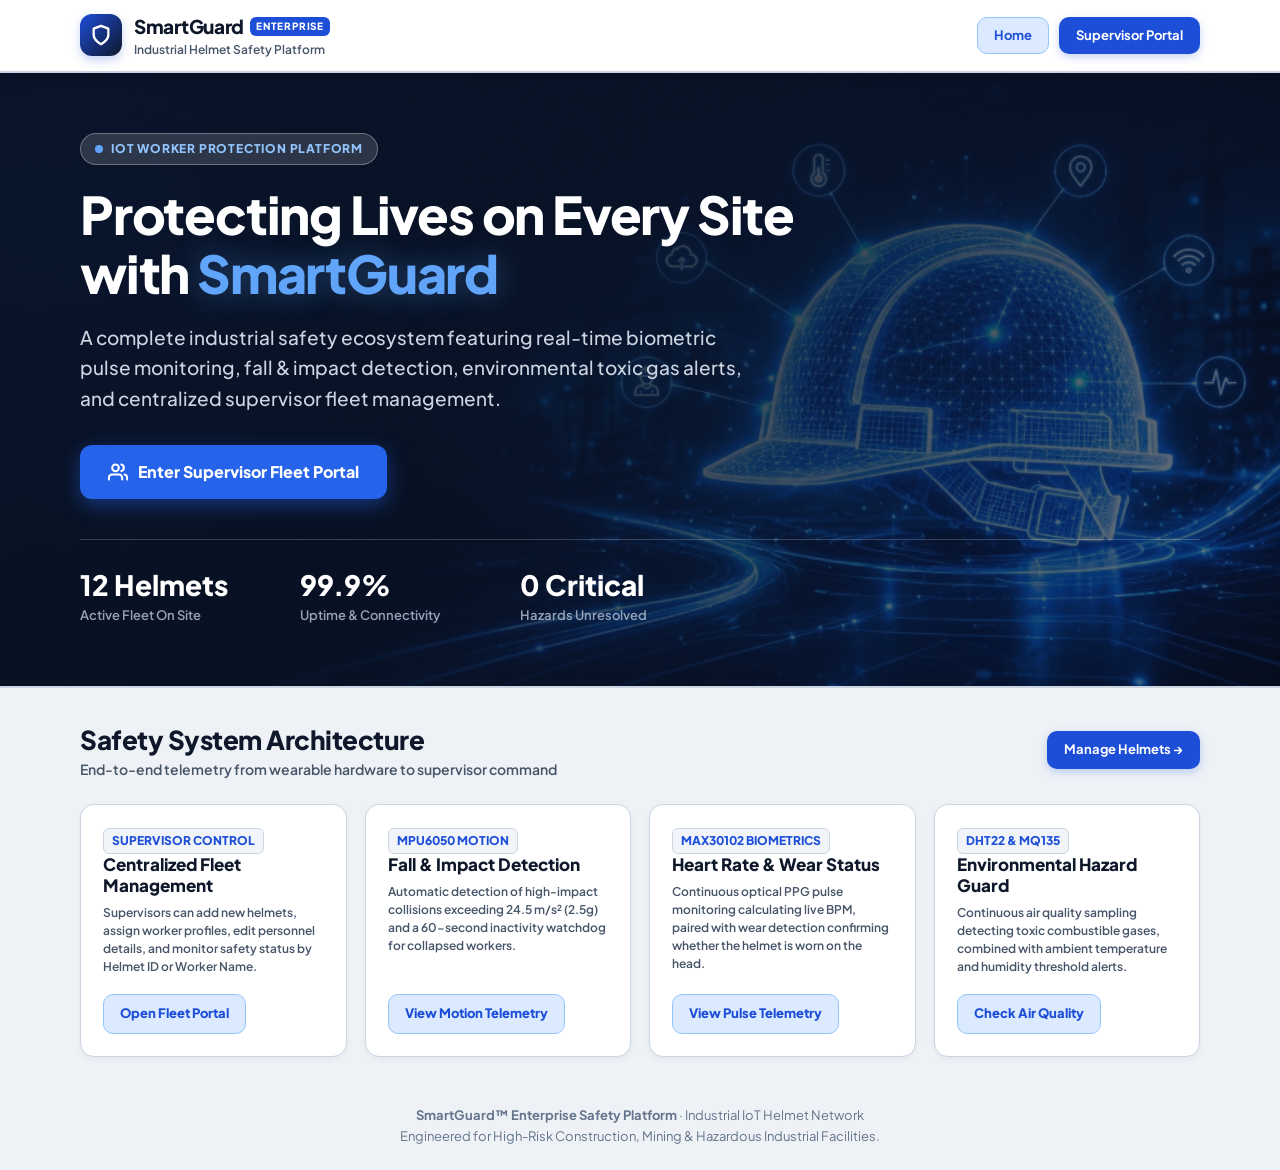
<file: dashboard/index.html>
<!DOCTYPE html>
<html lang="en">
<head>
  <meta charset="UTF-8">
  <meta name="viewport" content="width=device-width, initial-scale=1.0, maximum-scale=1.0, user-scalable=no">
  <title>SmartGuard | Industrial Worker Safety Platform</title>
  <link rel="preconnect" href="https://fonts.googleapis.com">
  <link rel="preconnect" href="https://fonts.gstatic.com" crossorigin>
  <link href="https://fonts.googleapis.com/css2?family=Plus+Jakarta+Sans:wght@400;500;600;700;800&display=swap" rel="stylesheet">
  <link rel="stylesheet" href="site-theme.css">
</head>
<body>

  <!-- Universal Top Navigation -->
  <header class="top-nav">
    <div class="nav-container">
      <a href="index.html" class="brand-link">
        <div class="brand-logo">
          <svg width="22" height="22" viewBox="0 0 24 24" fill="none" stroke="currentColor" stroke-width="2.5" stroke-linecap="round" stroke-linejoin="round">
            <path d="M12 22s8-4 8-10V5l-8-3-8 3v7c0 6 8 10 8 10z"/>
          </svg>
        </div>
        <div>
          <div class="brand-name">SmartGuard <span class="badge-tag">ENTERPRISE</span></div>
          <div class="brand-tagline">Industrial Helmet Safety Platform</div>
        </div>
      </a>

      <nav>
        <ul class="nav-links">
          <li><a href="index.html" class="nav-btn active">Home</a></li>
          <li><a href="supervisor-fleet.html" class="nav-btn nav-cta-btn">Supervisor Portal</a></li>
        </ul>
      </nav>
    </div>
  </header>

  <!-- Interactive Hero Showcase with Background Image -->
  <section class="home-hero">
    <div class="hero-overlay"></div>
    <div class="hero-content">
      <div class="hero-pill">
        <span class="pulse-dot"></span>
        <span>IOT WORKER PROTECTION PLATFORM</span>
      </div>
      <h1 class="hero-title">Protecting Lives on Every Site with <span>SmartGuard</span></h1>
      <p class="hero-desc">
        A complete industrial safety ecosystem featuring real-time biometric pulse monitoring, fall & impact detection, environmental toxic gas alerts, and centralized supervisor fleet management.
      </p>

      <div class="hero-btn-group">
        <a href="supervisor-fleet.html" class="btn-primary-hero">
          <svg width="20" height="20" viewBox="0 0 24 24" fill="none" stroke="currentColor" stroke-width="2.5" stroke-linecap="round" stroke-linejoin="round">
            <path d="M17 21v-2a4 4 0 0 0-4-4H5a4 4 0 0 0-4 4v2"/>
            <circle cx="9" cy="7" r="4"/>
            <path d="M23 21v-2a4 4 0 0 0-3-3.87"/>
            <path d="M16 3.13a4 4 0 0 1 0 7.75"/>
          </svg>
          <span>Enter Supervisor Fleet Portal</span>
        </a>
      </div>

      <div class="hero-stats-bar">
        <div class="hero-stat-item">
          <h4>12 Helmets</h4>
          <p>Active Fleet On Site</p>
        </div>
        <div class="hero-stat-item">
          <h4>99.9%</h4>
          <p>Uptime & Connectivity</p>
        </div>
        <div class="hero-stat-item">
          <h4>0 Critical</h4>
          <p>Hazards Unresolved</p>
        </div>
      </div>
    </div>
  </section>

  <!-- Features & Architecture Overview -->
  <main class="main-wrapper">
    <div class="page-header-row">
      <div>
        <h2 class="page-title">Safety System Architecture</h2>
        <p class="page-subtitle">End-to-end telemetry from wearable hardware to supervisor command</p>
      </div>
      <a href="supervisor-fleet.html" class="nav-btn nav-cta-btn">Manage Helmets →</a>
    </div>

    <!-- Feature Cards Grid -->
    <div class="features-grid">
      <!-- Feature 1 -->
      <article class="feature-card">
        <div>
          <div class="helmet-id-badge">SUPERVISOR CONTROL</div>
          <h3 class="worker-name">Centralized Fleet Management</h3>
          <p class="worker-zone" style="margin-top: 8px;">
            Supervisors can add new helmets, assign worker profiles, edit personnel details, and monitor safety status by Helmet ID or Worker Name.
          </p>
        </div>
        <div class="feature-card-actions" style="margin-top: 18px;">
          <a href="supervisor-fleet.html" class="btn-monitor">Open Fleet Portal</a>
        </div>
      </article>

      <!-- Feature 2 -->
      <article class="feature-card">
        <div>
          <div class="helmet-id-badge">MPU6050 MOTION</div>
          <h3 class="worker-name">Fall & Impact Detection</h3>
          <p class="worker-zone" style="margin-top: 8px;">
            Automatic detection of high-impact collisions exceeding 24.5 m/s² (2.5g) and a 60-second inactivity watchdog for collapsed workers.
          </p>
        </div>
        <div class="feature-card-actions" style="margin-top: 18px;">
          <a href="live-telemetry.html" class="btn-monitor">View Motion Telemetry</a>
        </div>
      </article>

      <!-- Feature 3 -->
      <article class="feature-card">
        <div>
          <div class="helmet-id-badge">MAX30102 BIOMETRICS</div>
          <h3 class="worker-name">Heart Rate & Wear Status</h3>
          <p class="worker-zone" style="margin-top: 8px;">
            Continuous optical PPG pulse monitoring calculating live BPM, paired with wear detection confirming whether the helmet is worn on the head.
          </p>
        </div>
        <div class="feature-card-actions" style="margin-top: 18px;">
          <a href="live-telemetry.html" class="btn-monitor">View Pulse Telemetry</a>
        </div>
      </article>

      <!-- Feature 4 -->
      <article class="feature-card">
        <div>
          <div class="helmet-id-badge">DHT22 & MQ135</div>
          <h3 class="worker-name">Environmental Hazard Guard</h3>
          <p class="worker-zone" style="margin-top: 8px;">
            Continuous air quality sampling detecting toxic combustible gases, combined with ambient temperature and humidity threshold alerts.
          </p>
        </div>
        <div class="feature-card-actions" style="margin-top: 18px;">
          <a href="live-telemetry.html" class="btn-monitor">Check Air Quality</a>
        </div>
      </article>
    </div>
  </main>

  <!-- Universal Footer -->
  <footer class="app-footer">
    <p><strong>SmartGuard™ Enterprise Safety Platform</strong> · Industrial IoT Helmet Network</p>
    <p>Engineered for High-Risk Construction, Mining & Hazardous Industrial Facilities.</p>
  </footer>

</body>
</html>
</file>
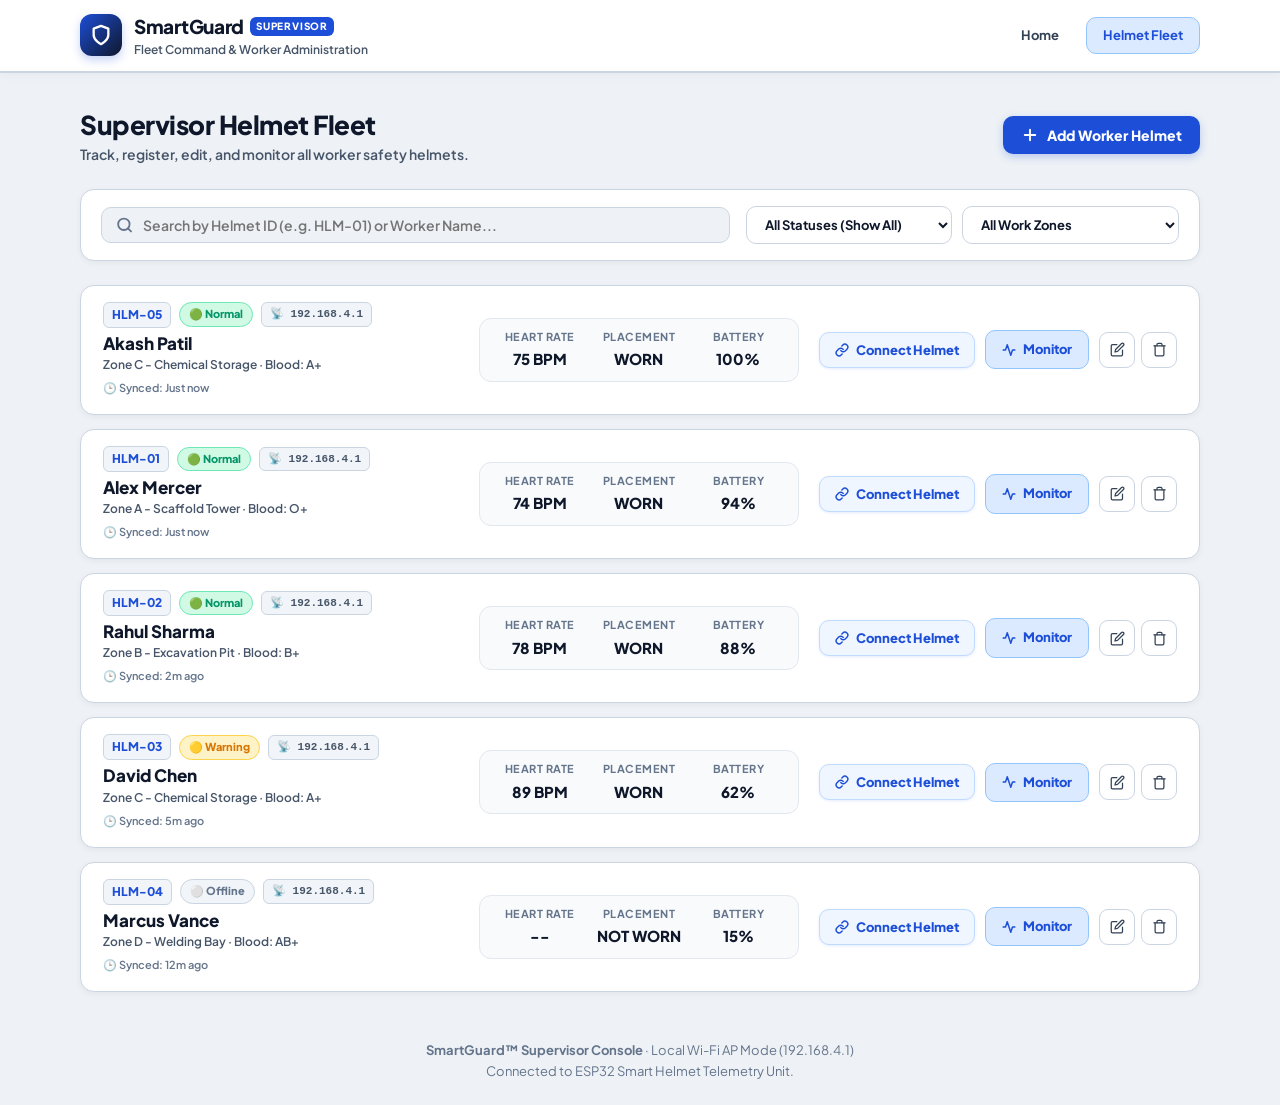
<file: dashboard/supervisor-fleet.html>
<!DOCTYPE html>
<html lang="en">
<head>
  <meta charset="UTF-8">
  <meta name="viewport" content="width=device-width, initial-scale=1.0, maximum-scale=1.0, user-scalable=no">
  <title>SmartGuard | Supervisor Fleet Management</title>
  <link rel="preconnect" href="https://fonts.googleapis.com">
  <link rel="preconnect" href="https://fonts.gstatic.com" crossorigin>
  <link href="https://fonts.googleapis.com/css2?family=Plus+Jakarta+Sans:wght@400;500;600;700;800&display=swap" rel="stylesheet">
  <link rel="stylesheet" href="site-theme.css">
  <script src="fleet-manager.js" defer></script>
</head>
<body>

  <!-- Top Navigation -->
  <header class="top-nav">
    <div class="nav-container">
      <a href="index.html" class="brand-link">
        <div class="brand-logo">
          <svg width="22" height="22" viewBox="0 0 24 24" fill="none" stroke="currentColor" stroke-width="2.5" stroke-linecap="round" stroke-linejoin="round">
            <path d="M12 22s8-4 8-10V5l-8-3-8 3v7c0 6 8 10 8 10z"/>
          </svg>
        </div>
        <div>
          <div class="brand-name">SmartGuard <span class="badge-tag">SUPERVISOR</span></div>
          <div class="brand-tagline">Fleet Command & Worker Administration</div>
        </div>
      </a>

      <nav>
        <ul class="nav-links">
          <li><a href="index.html" class="nav-btn">Home</a></li>
          <li><a href="supervisor-fleet.html" class="nav-btn active">Helmet Fleet</a></li>
        </ul>
      </nav>
    </div>
  </header>

  <main class="main-wrapper">

    <!-- Page Title & Header Row -->
    <div class="page-header-row">
      <div>
        <h1 class="page-title">Supervisor Helmet Fleet</h1>
        <p class="page-subtitle">Track, register, edit, and monitor all worker safety helmets.</p>
      </div>
      <div class="header-action-group">
        <button class="btn-add-helmet" id="openAddModalBtn" type="button">
          <svg width="18" height="18" viewBox="0 0 24 24" fill="none" stroke="currentColor" stroke-width="2.5" stroke-linecap="round" stroke-linejoin="round">
            <line x1="12" y1="5" x2="12" y2="19"/>
            <line x1="5" y1="12" x2="19" y2="12"/>
          </svg>
          <span>Add Worker Helmet</span>
        </button>
      </div>
    </div>

    <!-- Search, Filter & Quick Toolbar -->
    <section class="toolbar-card">
      <div class="search-box-wrap">
        <svg width="18" height="18" viewBox="0 0 24 24" fill="none" stroke="#64748b" stroke-width="2.5" stroke-linecap="round" stroke-linejoin="round">
          <circle cx="11" cy="11" r="8"/>
          <line x1="21" y1="21" x2="16.65" y2="16.65"/>
        </svg>
        <input 
          type="text" 
          id="searchInput" 
          class="search-input" 
          placeholder="Search by Helmet ID (e.g. HLM-01) or Worker Name..."
          autocomplete="off"
        >
      </div>

      <div class="filter-group">
        <select id="statusFilter" class="filter-select">
          <option value="ALL">All Statuses (Show All)</option>
          <option value="NORMAL">🟢 Normal / Safe Only</option>
          <option value="WARNING">🟡 Warning (Gas / Temp)</option>
          <option value="DANGER">🔴 Emergency / Fall Alert</option>
          <option value="OFFLINE">⚪ Offline Helmets</option>
        </select>
        <select id="zoneFilter" class="filter-select">
          <option value="ALL">All Work Zones</option>
          <option value="Zone A - Scaffold Tower">Zone A - Scaffold Tower</option>
          <option value="Zone B - Excavation Pit">Zone B - Excavation Pit</option>
          <option value="Zone C - Chemical Storage">Zone C - Chemical Storage</option>
          <option value="Zone D - Welding Bay">Zone D - Welding Bay</option>
        </select>
      </div>
    </section>

    <!-- Fleet Cards Container -->
    <section id="fleetGrid" class="fleet-grid">
      <!-- Dynamic helmet cards injected via fleet-manager.js -->
    </section>

    <!-- Empty State Message (hidden by default) -->
    <div id="emptyState" style="display: none; text-align: center; padding: 48px 20px; background: white; border: 1.5px dashed #cbd5e1; border-radius: 14px; margin-top: 20px;">
      <svg width="44" height="44" viewBox="0 0 24 24" fill="none" stroke="#94a3b8" stroke-width="2" stroke-linecap="round" stroke-linejoin="round" style="margin-bottom: 12px;">
        <circle cx="12" cy="12" r="10"/>
        <line x1="8" y1="12" x2="16" y2="12"/>
      </svg>
      <h3 style="font-size: 18px; font-weight: 800; color: #0f172a; margin-bottom: 4px;">No Helmets Found</h3>
      <p style="font-size: 14px; color: #64748b;">No registered helmets match your current search or filter criteria.</p>
    </div>

  </main>

  <!-- Interactive Modal for Adding / Connecting Worker Helmet with 2 Tabs -->
  <div class="modal-overlay" id="helmetModal">
    <div class="modal-box helmet-modal-box">
      <div class="modal-header">
        <div>
          <h3 class="modal-title" id="modalTitle">Add Worker Helmet</h3>
          <p style="font-size: 13px; color: var(--text-muted); margin-top: 2px;" id="modalSubtitle">
            Search for active helmets on your network or connect manually.
          </p>
        </div>
        <button class="btn-close-modal" id="closeModalBtn" type="button" onclick="closeModal()">
          <svg width="20" height="20" viewBox="0 0 24 24" fill="none" stroke="currentColor" stroke-width="2.5" stroke-linecap="round" stroke-linejoin="round">
            <line x1="18" y1="6" x2="6" y2="18"/>
            <line x1="6" y1="6" x2="18" y2="18"/>
          </svg>
        </button>
      </div>

      <!-- Two Tabs Navigation -->
      <div class="modal-tabs-nav" id="helmetModalTabs">
        <button type="button" class="modal-tab-btn active" id="tabBtnSearch" onclick="switchHelmetModalTab('search')">
          <svg width="15" height="15" viewBox="0 0 24 24" fill="none" stroke="currentColor" stroke-width="2.5" stroke-linecap="round" stroke-linejoin="round">
            <circle cx="11" cy="11" r="8"/>
            <line x1="21" y1="21" x2="16.65" y2="16.65"/>
          </svg>
          <span>Search for Available Helmet</span>
        </button>
        <button type="button" class="modal-tab-btn" id="tabBtnManual" onclick="switchHelmetModalTab('manual')">
          <svg width="15" height="15" viewBox="0 0 24 24" fill="none" stroke="currentColor" stroke-width="2.5" stroke-linecap="round" stroke-linejoin="round">
            <path d="M11 4H4a2 2 0 0 0-2 2v14a2 2 0 0 0 2 2h14a2 2 0 0 0 2-2v-7"/>
            <path d="M18.5 2.5a2.121 2.121 0 0 1 3 3L12 15l-4 1 1-4 9.5-9.5z"/>
          </svg>
          <span>Connect Helmet Manually</span>
        </button>
      </div>

      <!-- Tab Panel 1: Search for Available Helmet (Auto Discovery) -->
      <div class="modal-tab-content active" id="tabContentSearch">
        <div class="scan-header-action" style="text-align: center; padding: 18px 12px; background: var(--bg-subtle); border: 1.5px solid var(--border-light); border-radius: 12px;">
          <p style="font-size: 13.5px; font-weight: 700; color: var(--text-main); margin-bottom: 12px;">
            Turn on your battery-powered helmet. The scanner will automatically detect any active SmartGuard helmets nearby.
          </p>
          <button type="button" class="btn-start-scan" id="startScanBtn" onclick="startHelmetDiscovery()" style="padding: 12px 28px; font-size: 14px;">
            <svg width="18" height="18" viewBox="0 0 24 24" fill="none" stroke="currentColor" stroke-width="2.5" stroke-linecap="round" stroke-linejoin="round">
              <circle cx="11" cy="11" r="8"/>
              <line x1="21" y1="21" x2="16.65" y2="16.65"/>
            </svg>
            <span id="scanBtnLabel">🔍 Scan for Nearby Helmets</span>
          </button>
        </div>

        <!-- Scanning Progress Bar -->
        <div id="scanProgressBarWrap" style="display: none; margin: 16px 0 12px;">
          <div style="display: flex; justify-content: space-between; font-size: 12px; font-weight: 700; color: var(--text-body); margin-bottom: 5px;">
            <span id="scanStatusText">Searching for active helmets in your environment...</span>
            <span id="scanPercentText">0%</span>
          </div>
          <div class="scan-progress-bar">
            <div class="scan-progress-fill" id="scanProgressFill" style="width: 0%;"></div>
          </div>
        </div>

        <!-- Discovered Helmets List Container -->
        <div class="discovered-results-wrap" style="margin-top: 14px;">
          <div class="discovered-header-row">
            <span style="font-size: 13.5px; font-weight: 800; color: var(--text-main);">
              Discovered Active Helmets (<span id="discoveredCount">0</span>)
            </span>
            <span style="font-size: 11.5px; color: var(--text-muted);" id="scanSpeedHint">Fast concurrent scan</span>
          </div>

          <div id="discoveredHelmetsList" class="discovered-helmets-list">
            <!-- Discovered items injected dynamically -->
            <div class="discovery-empty-placeholder" id="discoveryEmptyMsg">
              <svg width="40" height="40" viewBox="0 0 24 24" fill="none" stroke="#94a3b8" stroke-width="2" stroke-linecap="round" stroke-linejoin="round" style="margin-bottom: 8px;">
                <circle cx="12" cy="12" r="10"/>
                <line x1="12" y1="8" x2="12" y2="12"/>
                <line x1="12" y1="16" x2="12.01" y2="16"/>
              </svg>
              <p style="font-size: 13.5px; font-weight: 800; color: #334155; margin-bottom: 4px;">No active helmets scanned yet</p>
              <p style="font-size: 12px; color: #64748b; margin: 0; max-width: 420px; line-height: 1.5;">Power on your battery-powered SmartGuard helmet(s), connect your device to Wi-Fi, then click <strong>"Start Network Scan"</strong> above.</p>
            </div>
          </div>
        </div>

        <div class="modal-footer" style="margin-top: 18px;">
          <button type="button" class="btn-modal-cancel" onclick="closeModal()">Close</button>
          <button type="button" class="btn-modal-tab-switch" onclick="switchHelmetModalTab('manual')">Or Connect Manually &rarr;</button>
        </div>
      </div>

      <!-- Tab Panel 2: Connect Helmet Manually (Form) -->
      <div class="modal-tab-content" id="tabContentManual" style="display: none;">
        <form id="helmetForm">
          <input type="hidden" id="editIndex" value="-1">

          <div class="form-row" style="display: flex; gap: 12px;">
            <div class="form-group" style="flex: 1;">
              <label class="form-label" for="helmetIdInput">Helmet Hardware ID</label>
              <input 
                type="text" 
                id="helmetIdInput" 
                class="form-input" 
                placeholder="e.g. HLM-01" 
                required
              >
            </div>
            <div class="form-group" style="flex: 1;">
              <label class="form-label" for="helmetIpInput">ESP32 IP Address / Host</label>
              <input 
                type="text" 
                id="helmetIpInput" 
                class="form-input" 
                placeholder="e.g. 192.168.4.1 or 192.168.1.105" 
                value="192.168.4.1" 
                required
              >
            </div>
          </div>

          <div class="form-group">
            <label class="form-label" for="workerNameInput">Assigned Worker Name</label>
            <input 
              type="text" 
              id="workerNameInput" 
              class="form-input" 
              placeholder="e.g. Rajesh Kumar / John Doe" 
              required
            >
          </div>

          <div class="form-row" style="display: flex; gap: 12px;">
            <div class="form-group" style="flex: 1;">
              <label class="form-label" for="workerZoneInput">Workplace Assigned Zone</label>
              <select id="workerZoneInput" class="form-select" required>
                <option value="Zone A - Scaffold Tower">Zone A - Scaffold Tower</option>
                <option value="Zone B - Excavation Pit">Zone B - Excavation Pit</option>
                <option value="Zone C - Chemical Storage">Zone C - Chemical Storage</option>
                <option value="Zone D - Welding Bay">Zone D - Welding Bay</option>
              </select>
            </div>

            <div class="form-group" style="flex: 1;">
              <label class="form-label" for="bloodGroupInput">Worker Blood Group</label>
              <select id="bloodGroupInput" class="form-select">
                <option value="O+">O positive (O+)</option>
                <option value="A+">A positive (A+)</option>
                <option value="B+">B positive (B+)</option>
                <option value="AB+">AB positive (AB+)</option>
                <option value="O-">O negative (O-)</option>
                <option value="A-">A negative (A-)</option>
                <option value="B-">B negative (B-)</option>
                <option value="AB-">AB negative (AB-)</option>
              </select>
            </div>
          </div>

          <div class="form-group">
            <label class="form-label" for="statusInput">Initial Helmet Status</label>
            <select id="statusInput" class="form-select">
              <option value="NORMAL">🟢 Normal (Active & Safe)</option>
              <option value="WARNING">🟡 Environmental Warning</option>
              <option value="DANGER">🔴 Critical / Emergency Alert</option>
              <option value="OFFLINE">⚪ Standby / Offline</option>
            </select>
          </div>

          <div class="modal-footer">
            <button type="button" class="btn-modal-cancel" id="cancelModalBtn" onclick="closeModal()">Cancel</button>
            <button type="submit" class="btn-modal-save" id="saveHelmetBtn">Save Helmet</button>
          </div>
        </form>
      </div>

    </div>
  </div>

  <!-- Interactive Connect Helmet Modal (for direct card action) -->
  <div class="modal-overlay" id="connectModal">
    <div class="modal-box">
      <div class="modal-header">
        <div>
          <h3 class="modal-title" id="connectModalTitle">Connect Helmet ESP32</h3>
          <p style="font-size: 13px; color: var(--text-muted); margin-top: 2px;" id="connectModalSubtitle">Select helmet to link</p>
        </div>
        <button class="btn-close-modal" id="closeConnectModalBtn" type="button" onclick="closeConnectModal()">
          <svg width="20" height="20" viewBox="0 0 24 24" fill="none" stroke="currentColor" stroke-width="2.5" stroke-linecap="round" stroke-linejoin="round">
            <line x1="18" y1="6" x2="6" y2="18"/>
            <line x1="6" y1="6" x2="18" y2="18"/>
          </svg>
        </button>
      </div>

      <div class="connect-modal-body" style="padding: 10px 0;">
        <div class="form-group">
          <label class="form-label" for="connectIpInput">Helmet ESP32 IP Address / Host</label>
          <div style="display: flex; gap: 8px;">
            <input type="text" id="connectIpInput" class="form-input" placeholder="e.g. 192.168.4.1" value="192.168.4.1" style="flex: 1;">
            <button type="button" class="btn-ping-action" id="pingBtn" onclick="testPingInModal()" style="padding: 8px 14px; background: #eff6ff; border: 1.5px solid #bfdbfe; color: #1d4ed8; border-radius: 8px; font-weight: 700; cursor: pointer; white-space: nowrap;">
              <span>Ping Test</span>
            </button>
          </div>
          <span style="font-size: 11px; color: var(--text-muted); display: block; margin-top: 4px;">
            Default SoftAP Hotspot IP is <code>192.168.4.1</code>. For site router, enter the assigned local IP.
          </span>
        </div>

        <div id="pingResultBox" style="display: none; padding: 10px 14px; border-radius: 8px; margin-bottom: 14px; font-size: 12.5px; font-weight: 700;"></div>

        <div class="wifi-guide-box" style="background: var(--bg-subtle); border: 1.5px solid var(--border-light); border-radius: 10px; padding: 12px 14px; margin-top: 10px;">
          <div style="display: flex; align-items: center; gap: 8px; font-weight: 800; font-size: 13px; color: var(--text-main); margin-bottom: 6px;">
            <svg width="16" height="16" viewBox="0 0 24 24" fill="none" stroke="currentColor" stroke-width="2.5" stroke-linecap="round" stroke-linejoin="round">
              <path d="M5 12.55a11 11 0 0 1 14.08 0"/>
              <path d="M1.42 9a16 16 0 0 1 21.16 0"/>
              <path d="M8.53 16.11a6 6 0 0 1 6.95 0"/>
              <line x1="12" y1="20" x2="12.01" y2="20"/>
            </svg>
            <span>Direct Helmet Wi-Fi Connection Guide</span>
          </div>
          <ul style="font-size: 12px; color: var(--text-body); line-height: 1.6; padding-left: 18px; margin: 0;">
            <li>On your phone or laptop, open Wi-Fi settings.</li>
            <li>Connect to Wi-Fi SSID: <strong>SmartGuard-ESP32</strong></li>
            <li>Password: <code>guard1234</code></li>
            <li>Once connected, click <strong>"Save & Connect Now"</strong> below.</li>
          </ul>
        </div>
      </div>

      <div class="modal-footer">
        <button type="button" class="btn-modal-cancel" onclick="closeConnectModal()">Cancel</button>
        <button type="button" class="btn-modal-save" onclick="saveAndConnectHelmet()">Save & Connect</button>
      </div>
    </div>
  </div>

  <!-- Universal Footer -->
  <footer class="app-footer">
    <p><strong>SmartGuard™ Supervisor Console</strong> · Local Wi-Fi AP Mode (192.168.4.1)</p>
    <p>Connected to ESP32 Smart Helmet Telemetry Unit.</p>
  </footer>

</body>
</html>
</file>
<file: dashboard/site-theme.css>
/* ==========================================================================
   SMARTGUARD SAFETY PLATFORM - MASTER STYLESHEET (site-theme.css)
   High-contrast, eye-comfort light-gray theme with full responsive layout,
   complete styling for Home Portal, Supervisor Fleet, and Live Telemetry.
   ========================================================================== */

:root {
  /* Anti-glare soft slate light-gray canvas background (35% glare reduction) */
  --bg-body: #eef2f6;
  --bg-surface: #ffffff;
  --bg-subtle: #f8fafc;
  --bg-hover: #f1f5f9;

  /* Distinct, grounding borders for instant readability */
  --border-card: #cbd5e1;
  --border-strong: #94a3b8;
  --border-light: #e2e8f0;

  /* Deep high-contrast ink typography (WCAG AAA compliant) */
  --text-main: #0f172a;
  --text-body: #334155;
  --text-muted: #475569;
  --text-dim: #64748b;

  /* Rich industrial safety colors */
  --safe-green: #059669;
  --safe-bg: #d1fae5;
  --safe-border: #6ee7b7;

  --warn-amber: #d97706;
  --warn-bg: #fef3c7;
  --warn-border: #fcd34d;

  --danger-red: #dc2626;
  --danger-bg: #fee2e2;
  --danger-border: #fca5a5;

  --primary-blue: #1d4ed8;
  --primary-hover: #1e40af;
  --primary-bg: #dbeafe;
  --primary-border: #93c5fd;

  --shadow-sm: 0 2px 6px rgba(15, 23, 42, 0.05);
  --shadow-md: 0 4px 14px -1px rgba(15, 23, 42, 0.07), 0 2px 6px -1px rgba(15, 23, 42, 0.04);
  --shadow-lg: 0 10px 25px -3px rgba(15, 23, 42, 0.1);

  --font-family: 'Plus Jakarta Sans', -apple-system, BlinkMacSystemFont, "Segoe UI", Roboto, sans-serif;
  --radius: 14px;
}

* {
  box-sizing: border-box;
  margin: 0;
  padding: 0;
  -webkit-tap-highlight-color: transparent;
}

body {
  font-family: var(--font-family);
  background-color: var(--bg-body);
  color: var(--text-main);
  line-height: 1.5;
  min-height: 100vh;
  -webkit-font-smoothing: antialiased;
}

/* ----------------------------------------------------
   Universal Header & Navigation Bar
   ---------------------------------------------------- */
.top-nav {
  background: var(--bg-surface);
  border-bottom: 2px solid var(--border-card);
  position: sticky;
  top: 0;
  z-index: 100;
  box-shadow: 0 2px 10px rgba(15, 23, 42, 0.04);
}

.nav-container {
  width: min(1120px, calc(100% - 32px));
  margin: 0 auto;
  padding: 12px 0;
  display: flex;
  align-items: center;
  justify-content: space-between;
  gap: 16px;
}

.brand-link {
  display: flex;
  align-items: center;
  gap: 12px;
  text-decoration: none;
  color: inherit;
}

.brand-logo {
  width: 42px;
  height: 42px;
  border-radius: 12px;
  background: linear-gradient(135deg, #1d4ed8, #0f172a);
  color: white;
  display: flex;
  align-items: center;
  justify-content: center;
  box-shadow: 0 4px 10px rgba(29, 78, 216, 0.25);
  flex-shrink: 0;
}

.brand-name {
  font-size: 19px;
  font-weight: 800;
  letter-spacing: -0.3px;
  color: var(--text-main);
  display: flex;
  align-items: center;
  gap: 6px;
}

.badge-tag {
  background: var(--primary-blue);
  color: white;
  font-size: 10px;
  font-weight: 800;
  padding: 2px 6px;
  border-radius: 6px;
  letter-spacing: 0.8px;
}

.brand-tagline {
  font-size: 12px;
  color: var(--text-muted);
  font-weight: 600;
}

.nav-links {
  display: flex;
  align-items: center;
  gap: 10px;
  list-style: none;
}

.nav-btn {
  display: inline-flex;
  align-items: center;
  gap: 7px;
  padding: 8px 16px;
  border-radius: 10px;
  font-size: 13px;
  font-weight: 700;
  text-decoration: none;
  transition: all 0.2s ease;
  color: var(--text-body);
  border: 1.5px solid transparent;
}

.nav-btn:hover {
  background: var(--bg-hover);
  color: var(--text-main);
}

.nav-btn.active {
  background: var(--primary-bg);
  color: var(--primary-blue);
  border-color: var(--primary-border);
}

.nav-cta-btn {
  background: var(--primary-blue);
  color: white !important;
  box-shadow: 0 3px 8px rgba(29, 78, 216, 0.25);
}

.nav-cta-btn:hover {
  background: #1e40af !important;
}

.connection-pill {
  display: inline-flex;
  align-items: center;
  gap: 7px;
  background: var(--safe-bg);
  border: 1.5px solid var(--safe-border);
  padding: 6px 14px;
  border-radius: 999px;
  font-size: 13px;
  font-weight: 800;
  color: var(--safe-green);
}

.connection-pill.offline {
  background: var(--danger-bg);
  border-color: var(--danger-border);
  color: var(--danger-red);
}

.status-dot {
  width: 9px;
  height: 9px;
  border-radius: 50%;
  background: var(--safe-green);
  animation: pulseGreen 2s infinite;
}

.connection-pill.offline .status-dot {
  background: var(--danger-red);
  animation: none;
}

.pulse-dot {
  width: 8px;
  height: 8px;
  border-radius: 50%;
  background: #60a5fa;
  animation: pulseBlue 2s infinite;
}

@keyframes pulseGreen {
  0% { transform: scale(0.95); box-shadow: 0 0 0 0 rgba(5, 150, 105, 0.7); }
  70% { transform: scale(1); box-shadow: 0 0 0 7px rgba(5, 150, 105, 0); }
  100% { transform: scale(0.95); box-shadow: 0 0 0 0 rgba(5, 150, 105, 0); }
}

@keyframes pulseBlue {
  0% { transform: scale(0.95); box-shadow: 0 0 0 0 rgba(96, 165, 250, 0.7); }
  70% { transform: scale(1); box-shadow: 0 0 0 7px rgba(96, 165, 250, 0); }
  100% { transform: scale(0.95); box-shadow: 0 0 0 0 rgba(96, 165, 250, 0); }
}

/* ----------------------------------------------------
   Hero Showcase Section (Home Page with Blueprint Image)
   ---------------------------------------------------- */
.home-hero {
  position: relative;
  min-height: 540px;
  background-image: url('hero-background.jpg');
  background-size: cover;
  background-position: center right;
  background-repeat: no-repeat;
  display: flex;
  align-items: center;
  border-bottom: 2px solid var(--border-card);
}

.hero-overlay {
  position: absolute;
  inset: 0;
  background: linear-gradient(
    135deg,
    rgba(10, 20, 40, 0.92) 0%,
    rgba(10, 20, 40, 0.82) 45%,
    rgba(10, 20, 40, 0.55) 100%
  );
}

.hero-content {
  position: relative;
  z-index: 10;
  width: min(1120px, calc(100% - 32px));
  margin: 0 auto;
  padding: 60px 0;
  color: white;
}

.hero-pill {
  display: inline-flex;
  align-items: center;
  gap: 8px;
  background: rgba(255, 255, 255, 0.15);
  backdrop-filter: blur(8px);
  border: 1px solid rgba(255, 255, 255, 0.3);
  padding: 6px 14px;
  border-radius: 999px;
  font-size: 12px;
  font-weight: 800;
  letter-spacing: 0.8px;
  color: #93c5fd;
  margin-bottom: 20px;
}

.hero-title {
  font-size: clamp(34px, 5.5vw, 52px);
  font-weight: 800;
  line-height: 1.15;
  letter-spacing: -1.2px;
  max-width: 780px;
  margin-bottom: 18px;
}

.hero-title span {
  color: #60a5fa;
  text-shadow: 0 0 30px rgba(96, 165, 250, 0.4);
}

.hero-desc {
  font-size: clamp(16px, 2.5vw, 19px);
  color: #cbd5e1;
  max-width: 680px;
  line-height: 1.6;
  margin-bottom: 32px;
  font-weight: 500;
}

.hero-btn-group {
  display: flex;
  flex-wrap: wrap;
  gap: 16px;
  margin-bottom: 40px;
}

.btn-primary-hero {
  display: inline-flex;
  align-items: center;
  gap: 10px;
  background: #2563eb;
  color: white;
  padding: 15px 28px;
  border-radius: 12px;
  font-size: 16px;
  font-weight: 800;
  text-decoration: none;
  box-shadow: 0 6px 20px rgba(37, 99, 235, 0.45);
  transition: all 0.2s ease;
}

.btn-primary-hero:hover {
  background: #1d4ed8;
  transform: translateY(-2px);
}

.btn-secondary-hero {
  display: inline-flex;
  align-items: center;
  gap: 10px;
  background: rgba(255, 255, 255, 0.12);
  backdrop-filter: blur(8px);
  color: white;
  border: 1.5px solid rgba(255, 255, 255, 0.35);
  padding: 15px 26px;
  border-radius: 12px;
  font-size: 16px;
  font-weight: 700;
  text-decoration: none;
  transition: all 0.2s ease;
}

.btn-secondary-hero:hover {
  background: rgba(255, 255, 255, 0.22);
}

.hero-stats-bar {
  display: grid;
  grid-template-columns: repeat(3, minmax(0, 200px));
  gap: 20px;
  border-top: 1px solid rgba(255, 255, 255, 0.2);
  padding-top: 24px;
}

.hero-stat-item h4 {
  font-size: 28px;
  font-weight: 800;
  color: #ffffff;
}

.hero-stat-item p {
  font-size: 13px;
  color: #94a3b8;
  font-weight: 600;
}

/* ----------------------------------------------------
   Main Content Container
   ---------------------------------------------------- */
.main-wrapper {
  width: min(1120px, calc(100% - 32px));
  margin: 32px auto 48px;
}

.page-header-row {
  display: flex;
  align-items: center;
  justify-content: space-between;
  gap: 16px;
  margin-bottom: 24px;
  flex-wrap: wrap;
}

.page-title {
  font-size: 26px;
  font-weight: 800;
  letter-spacing: -0.5px;
  color: var(--text-main);
}

.page-subtitle {
  font-size: 14px;
  color: var(--text-muted);
  font-weight: 600;
}

.header-action-group {
  display: flex;
  align-items: center;
  gap: 10px;
  flex-wrap: wrap;
}

.btn-scan-helmets {
  display: inline-flex;
  align-items: center;
  gap: 8px;
  background: #2563eb;
  color: #ffffff;
  border: 1.5px solid #1d4ed8;
  padding: 10px 18px;
  border-radius: 10px;
  font-family: inherit;
  font-size: 13.5px;
  font-weight: 800;
  cursor: pointer;
  box-shadow: 0 2px 8px rgba(37, 99, 235, 0.25);
  transition: all 0.2s ease;
  white-space: nowrap;
}

.btn-scan-helmets:hover {
  background: #1d4ed8;
  transform: translateY(-1px);
  box-shadow: 0 4px 12px rgba(37, 99, 235, 0.35);
}

.btn-check-all-live {
  display: inline-flex;
  align-items: center;
  gap: 7px;
  background: #ecfdf5;
  color: #047857;
  border: 1.5px solid #a7f3d0;
  padding: 10px 16px;
  border-radius: 10px;
  font-family: inherit;
  font-size: 13.5px;
  font-weight: 800;
  cursor: pointer;
  box-shadow: 0 1px 4px rgba(16, 185, 129, 0.15);
  transition: all 0.2s ease;
  white-space: nowrap;
}

.btn-check-all-live:hover {
  background: #d1fae5;
  border-color: #6ee7b7;
  color: #065f46;
  transform: translateY(-1px);
}

.btn-add-helmet {
  display: inline-flex;
  align-items: center;
  gap: 7px;
  background: var(--text-main);
  color: #ffffff;
  border: none;
  padding: 10px 18px;
  border-radius: 10px;
  font-family: inherit;
  font-size: 13.5px;
  font-weight: 800;
  cursor: pointer;
  box-shadow: var(--shadow-sm);
  transition: all 0.2s ease;
  white-space: nowrap;
}

.btn-add-helmet:hover {
  background: #0f172a;
  transform: translateY(-1px);
}

/* ----------------------------------------------------
   Hero Alert Banner (Used in Telemetry Page)
   ---------------------------------------------------- */
.hero-banner {
  background: var(--bg-surface);
  border: 1.5px solid var(--border-card);
  border-left: 7px solid var(--safe-green);
  border-radius: var(--radius);
  padding: 20px 24px;
  display: flex;
  align-items: flex-start;
  gap: 16px;
  box-shadow: var(--shadow-sm);
  margin-bottom: 24px;
}

.hero-banner.safe {
  border-left-color: var(--safe-green);
  background: #f0fdf4;
  border-color: #a7f3d0;
}

.hero-banner.warning {
  border-left-color: var(--warn-amber);
  background: #fffbeb;
  border-color: #fde68a;
}

.hero-banner.danger {
  border-left-color: var(--danger-red);
  background: #fef2f2;
  border-color: #fecaca;
  animation: pulseAlert 1.5s infinite alternate;
}

@keyframes pulseAlert {
  0% { box-shadow: 0 4px 14px rgba(220, 38, 38, 0.15); }
  100% { box-shadow: 0 8px 24px rgba(220, 38, 38, 0.3); }
}

.banner-icon-wrap {
  width: 48px;
  height: 48px;
  border-radius: 12px;
  background: #d1fae5;
  color: var(--safe-green);
  display: flex;
  align-items: center;
  justify-content: center;
  flex-shrink: 0;
  border: 1px solid #a7f3d0;
}

.hero-banner.warning .banner-icon-wrap {
  background: #fef3c7;
  color: var(--warn-amber);
  border-color: #fde68a;
}

.hero-banner.danger .banner-icon-wrap {
  background: #fee2e2;
  color: var(--danger-red);
  border-color: #fecaca;
}

.banner-body {
  flex: 1;
}

.banner-top {
  display: flex;
  align-items: center;
  justify-content: space-between;
  margin-bottom: 6px;
}

.status-tag {
  font-size: 12px;
  font-weight: 800;
  letter-spacing: 0.8px;
  color: var(--safe-green);
}

.hero-banner.warning .status-tag { color: var(--warn-amber); }
.hero-banner.danger .status-tag { color: var(--danger-red); }

.timestamp {
  font-size: 13px;
  color: var(--text-body);
  font-weight: 700;
}

.banner-title {
  font-size: 21px;
  font-weight: 800;
  letter-spacing: -0.3px;
  color: var(--text-main);
  margin-bottom: 4px;
}

.banner-desc {
  font-size: 14px;
  color: var(--text-body);
  font-weight: 500;
}

/* ----------------------------------------------------
   Section Titles & Dividers
   ---------------------------------------------------- */
.section-title-wrap {
  display: flex;
  align-items: baseline;
  justify-content: space-between;
  margin: 30px 0 14px;
}

.section-title {
  font-size: 18px;
  font-weight: 800;
  color: var(--text-main);
  letter-spacing: -0.3px;
}

.section-note {
  font-size: 13px;
  font-weight: 700;
  color: var(--text-muted);
}

/* ----------------------------------------------------
   ESP32 Device Connection & IP Bar (Live Telemetry)
   ---------------------------------------------------- */
.device-ip-bar {
  display: flex;
  align-items: center;
  justify-content: space-between;
  gap: 12px;
  background: var(--bg-surface);
  border: 1.5px solid var(--border-card);
  border-radius: var(--radius);
  padding: 12px 18px;
  margin-bottom: 20px;
  box-shadow: var(--shadow-sm);
  flex-wrap: wrap;
}

.ip-bar-left {
  display: flex;
  align-items: center;
  gap: 10px;
  flex-wrap: wrap;
}

.ip-bar-label {
  font-size: 13px;
  font-weight: 800;
  color: var(--text-main);
  white-space: nowrap;
}

.ip-input-wrap {
  position: relative;
}

.ip-input {
  font-family: "JetBrains Mono", Consolas, monospace;
  font-size: 13px;
  font-weight: 700;
  color: var(--text-main);
  background: var(--bg-subtle);
  border: 1.5px solid var(--border-card);
  border-radius: 8px;
  padding: 6px 12px;
  width: 170px;
  outline: none;
  transition: border-color 0.2s ease, box-shadow 0.2s ease;
}

.ip-input:focus {
  border-color: var(--primary-blue);
  box-shadow: 0 0 0 3px rgba(37, 99, 235, 0.15);
  background: #ffffff;
}

.btn-connect-ip {
  display: inline-flex;
  align-items: center;
  gap: 6px;
  background: #1d4ed8;
  color: #ffffff !important;
  border: 1px solid #1d4ed8;
  border-radius: 8px;
  padding: 7px 16px;
  font-size: 13px;
  font-weight: 700;
  font-family: inherit;
  cursor: pointer;
  transition: all 0.2s ease;
  user-select: none;
}

.btn-connect-ip:hover {
  background: #1e40af !important;
  border-color: #1e40af !important;
  color: #ffffff !important;
  transform: translateY(-1px);
  box-shadow: 0 4px 10px rgba(30, 64, 175, 0.3);
}

.btn-connect-ip:active {
  transform: translateY(0);
}

.ip-quick-links {
  display: flex;
  align-items: center;
  gap: 6px;
}

.btn-quick-ip {
  background: #f1f5f9;
  border: 1px solid #cbd5e1;
  color: #475569;
  font-size: 11.5px;
  font-weight: 700;
  padding: 5px 10px;
  border-radius: 6px;
  cursor: pointer;
  transition: all 0.2s ease;
}

.btn-quick-ip:hover,
.btn-quick-ip.active {
  background: #e0f2fe;
  border-color: #7dd3fc;
  color: #0369a1;
}

.ip-latency-pill {
  display: inline-flex;
  align-items: center;
  gap: 6px;
  background: #f8fafc;
  border: 1.5px solid #cbd5e1;
  border-radius: 20px;
  padding: 5px 12px;
  font-size: 12px;
  font-weight: 700;
  color: var(--text-body);
}

.ip-latency-pill.connected {
  background: #ecfdf5;
  border-color: #a7f3d0;
  color: #065f46;
}

.ip-latency-pill.offline {
  background: #fef2f2;
  border-color: #fecaca;
  color: #991b1b;
}

/* ----------------------------------------------------
   Stat Cards (Live Telemetry & Sensor Metrics)
   ---------------------------------------------------- */
.stat-card {
  background: var(--bg-surface);
  border: 1.5px solid var(--border-card);
  border-radius: var(--radius);
  padding: 20px;
  box-shadow: var(--shadow-sm);
  display: flex;
  flex-direction: column;
  justify-content: space-between;
  transition: transform 0.2s ease, box-shadow 0.2s ease, border-color 0.2s ease;
}

.stat-card:hover {
  transform: translateY(-2px);
  border-color: var(--border-strong);
  box-shadow: var(--shadow-md);
}

.card-head {
  display: flex;
  align-items: center;
  gap: 10px;
  margin-bottom: 12px;
}

.card-icon-box {
  width: 38px;
  height: 38px;
  border-radius: 10px;
  display: flex;
  align-items: center;
  justify-content: center;
  font-size: 14px;
  font-weight: 800;
  flex-shrink: 0;
  border: 1px solid rgba(0, 0, 0, 0.08);
}

.heart-icon-box { background: #fce7f3; color: #be185d; border-color: #fbcfe8; }
.contact-icon-box { background: #dcfce7; color: #15803d; border-color: #bbf7d0; }
.motion-icon-box { background: #dbeafe; color: #1d4ed8; border-color: #bfdbfe; }
.actuators-icon-box { background: #f3e8ff; color: #7e22ce; border-color: #e9d5ff; }
.temp-icon-box { background: #ffedd5; color: #c2410c; border-color: #fed7aa; }
.humidity-icon-box { background: #cffafe; color: #0e7490; border-color: #a5f3fc; }
.gas-icon-box { background: #fef9c3; color: #a16207; border-color: #fef08a; }

.heart-pulse-anim {
  animation: heartBeat 1.2s infinite ease-in-out;
}

@keyframes heartBeat {
  0% { transform: scale(1); }
  14% { transform: scale(1.18); }
  28% { transform: scale(1); }
  42% { transform: scale(1.15); }
  70% { transform: scale(1); }
}

.card-label {
  font-size: 14px;
  font-weight: 700;
  color: var(--text-body);
}

.card-value-wrap {
  display: flex;
  align-items: baseline;
  gap: 8px;
  margin: 6px 0 14px;
}

.big-metric {
  font-size: clamp(34px, 5.5vw, 44px);
  font-weight: 800;
  letter-spacing: -1.2px;
  color: #0f172a;
  line-height: 1;
}

.metric-unit {
  font-size: 15px;
  font-weight: 800;
  color: #334155;
}

.text-metric {
  font-size: 22px;
  font-weight: 800;
  letter-spacing: -0.3px;
  color: #0f172a;
}

.card-footer {
  display: flex;
  flex-direction: column;
  gap: 6px;
  border-top: 1.5px solid var(--border-light);
  padding-top: 12px;
}

.footer-badge {
  display: inline-block;
  align-self: flex-start;
  font-size: 12px;
  font-weight: 800;
  padding: 4px 10px;
  border-radius: 6px;
  background: #e2e8f0;
  color: #1e293b;
  border: 1px solid var(--border-card);
}

.safe-badge { background: #d1fae5; color: #065f46; border-color: #6ee7b7; }
.warn-badge { background: #fef3c7; color: #78350f; border-color: #fcd34d; }
.danger-badge { background: #fee2e2; color: #7f1d1d; border-color: #fca5a5; }

.footer-hint {
  font-size: 13px;
  color: var(--text-muted);
  font-weight: 600;
}

/* Gas Bar */
.gas-bar-bg {
  width: 100%;
  height: 8px;
  background: #cbd5e1;
  border-radius: 999px;
  overflow: hidden;
  margin: 4px 0 6px;
}

.gas-bar-fill {
  height: 100%;
  background: linear-gradient(to right, #059669, #d97706);
  border-radius: 999px;
  transition: width 0.4s ease, background 0.4s ease;
}

/* Actuator Pills */
.actuator-pills {
  display: flex;
  flex-direction: column;
  gap: 8px;
  margin: 8px 0 12px;
}

.actuator-item {
  display: flex;
  align-items: center;
  justify-content: space-between;
  background: #f1f5f9;
  border: 1.5px solid var(--border-card);
  border-radius: 9px;
  padding: 9px 14px;
}

.actuator-label {
  font-size: 13px;
  font-weight: 700;
  color: #1e293b;
}

.actuator-state {
  font-size: 12px;
  font-weight: 800;
  padding: 3px 9px;
  border-radius: 6px;
  background: #cbd5e1;
  color: #334155;
}

.actuator-item.active {
  background: #fee2e2;
  border-color: #ef4444;
}

.actuator-item.active .actuator-state {
  background: #dc2626;
  color: white;
}

.actuator-item.disconnected {
  background: #f8fafc;
  border-color: #e2e8f0;
  opacity: 0.9;
}

.actuator-item.disconnected .actuator-state {
  background: #f1f5f9;
  color: #64748b;
  border: 1px solid #cbd5e1;
  font-weight: 700;
}

/* ----------------------------------------------------
   Waveform Canvas Card
   ---------------------------------------------------- */
.chart-card {
  background: var(--bg-surface);
  border: 1.5px solid var(--border-card);
  border-radius: var(--radius);
  padding: 22px;
  box-shadow: var(--shadow-sm);
  margin-top: 24px;
}

.chart-header {
  display: flex;
  align-items: flex-start;
  justify-content: space-between;
  margin-bottom: 16px;
}

.chart-title {
  font-size: 17px;
  font-weight: 800;
  color: var(--text-main);
  letter-spacing: -0.2px;
}

.chart-subtitle {
  font-size: 13px;
  color: var(--text-body);
  font-weight: 600;
}

.chart-legend {
  display: flex;
  align-items: center;
  gap: 6px;
  font-size: 13px;
  font-weight: 800;
  color: #1d4ed8;
}

.legend-dot {
  width: 9px;
  height: 9px;
  border-radius: 50%;
  background: #1d4ed8;
}

.canvas-container {
  width: 100%;
  height: 140px;
  position: relative;
  background: #f8fafc;
  border: 1px solid #e2e8f0;
  border-radius: 8px;
  padding: 6px;
}

canvas {
  width: 100% !important;
  height: 128px !important;
  display: block;
}

/* ----------------------------------------------------
   Supervisor Action Controls
   ---------------------------------------------------- */
.controls-card {
  background: var(--bg-surface);
  border: 1.5px solid var(--border-card);
  border-radius: var(--radius);
  padding: 22px;
  box-shadow: var(--shadow-sm);
  margin-top: 20px;
}

.controls-head {
  margin-bottom: 16px;
}

.controls-title {
  font-size: 17px;
  font-weight: 800;
  color: var(--text-main);
  letter-spacing: -0.2px;
}

.controls-desc {
  font-size: 14px;
  color: var(--text-body);
  font-weight: 500;
}

.controls-btn-group {
  display: grid;
  grid-template-columns: repeat(2, minmax(0, 1fr));
  gap: 12px;
}

.btn {
  display: inline-flex;
  align-items: center;
  justify-content: center;
  gap: 8px;
  min-height: 50px;
  padding: 12px 18px;
  font-size: 15px;
  font-weight: 800;
  font-family: inherit;
  border-radius: 12px;
  border: none;
  cursor: pointer;
  transition: all 0.2s ease;
}

.btn:active {
  transform: scale(0.98);
}

.btn:disabled {
  opacity: 0.6;
  cursor: not-allowed;
}

.btn-secondary {
  background: #1e40af;
  color: white;
  box-shadow: 0 3px 8px rgba(30, 64, 175, 0.25);
}

.btn-secondary:hover {
  background: #1d4ed8;
}

.btn-danger {
  background: #dc2626;
  color: white;
  box-shadow: 0 3px 8px rgba(220, 38, 38, 0.25);
}

.btn-danger:hover {
  background: #b91c1c;
}

/* ----------------------------------------------------
   Event Feed & Live Tag
   ---------------------------------------------------- */
.event-card {
  background: var(--bg-surface);
  border: 1.5px solid var(--border-card);
  border-radius: var(--radius);
  padding: 18px 22px;
  box-shadow: var(--shadow-sm);
  margin-top: 20px;
}

.event-card-head {
  display: flex;
  align-items: center;
  justify-content: space-between;
  margin-bottom: 12px;
}

.event-title {
  font-size: 15px;
  font-weight: 800;
  color: var(--text-main);
}

.live-tag {
  font-size: 11px;
  font-weight: 800;
  letter-spacing: 0.8px;
  color: var(--safe-green);
  background: var(--safe-bg);
  border: 1px solid var(--safe-border);
  padding: 2px 7px;
  border-radius: 5px;
}

.event-item {
  display: flex;
  align-items: baseline;
  gap: 12px;
  font-size: 14px;
}

.event-time {
  font-weight: 800;
  color: var(--text-muted);
  font-size: 12px;
}

.event-text {
  color: var(--text-main);
  font-weight: 700;
}

/* ----------------------------------------------------
   Fleet Search, Filter & Toolbar Bar
   ---------------------------------------------------- */
.toolbar-card {
  background: var(--bg-surface);
  border: 1.5px solid var(--border-card);
  border-radius: var(--radius);
  padding: 16px 20px;
  box-shadow: var(--shadow-sm);
  display: flex;
  align-items: center;
  justify-content: space-between;
  gap: 16px;
  margin-bottom: 24px;
  flex-wrap: wrap;
}

.search-box-wrap {
  display: flex;
  align-items: center;
  gap: 10px;
  background: var(--bg-body);
  border: 1.5px solid var(--border-card);
  border-radius: 10px;
  padding: 8px 14px;
  flex: 1;
  min-width: 260px;
}

.search-input {
  border: none;
  background: transparent;
  outline: none;
  font-family: inherit;
  font-size: 14px;
  font-weight: 600;
  color: var(--text-main);
  width: 100%;
}

.filter-group {
  display: flex;
  align-items: center;
  gap: 10px;
  flex-wrap: wrap;
}

.filter-select {
  padding: 9px 14px;
  border-radius: 10px;
  border: 1.5px solid var(--border-card);
  background: var(--bg-surface);
  color: var(--text-main);
  font-family: inherit;
  font-size: 13px;
  font-weight: 700;
  outline: none;
  cursor: pointer;
}

.btn-add-helmet {
  display: inline-flex;
  align-items: center;
  gap: 8px;
  background: var(--primary-blue);
  color: white;
  border: none;
  padding: 10px 18px;
  border-radius: 10px;
  font-family: inherit;
  font-size: 14px;
  font-weight: 800;
  cursor: pointer;
  box-shadow: 0 3px 8px rgba(29, 78, 216, 0.25);
  transition: all 0.2s ease;
}

.btn-add-helmet:hover {
  background: #1e40af;
  transform: translateY(-1px);
}

.header-action-group {
  display: flex;
  align-items: center;
  gap: 12px;
  flex-wrap: wrap;
}

.btn-check-all-live {
  display: inline-flex;
  align-items: center;
  gap: 8px;
  background: #ecfdf5;
  color: #047857;
  border: 1.5px solid #a7f3d0;
  padding: 10px 18px;
  border-radius: 10px;
  font-family: inherit;
  font-size: 14px;
  font-weight: 800;
  cursor: pointer;
  box-shadow: 0 2px 6px rgba(16, 185, 129, 0.15);
  transition: all 0.2s ease;
}

.btn-check-all-live:hover {
  background: #d1fae5;
  border-color: #6ee7b7;
  color: #065f46;
  transform: translateY(-1px);
}

/* ----------------------------------------------------
   ESP32 Gateway Card
   ---------------------------------------------------- */
.gateway-card {
  display: flex;
  align-items: center;
  justify-content: space-between;
  gap: 16px;
  background: linear-gradient(135deg, #f8fafc 0%, #f1f5f9 100%);
  border: 1.5px solid #cbd5e1;
  border-radius: var(--radius);
  padding: 14px 20px;
  margin-bottom: 20px;
  box-shadow: var(--shadow-sm);
  flex-wrap: wrap;
}

.gateway-info {
  display: flex;
  align-items: center;
  gap: 14px;
}

.gateway-icon {
  width: 42px;
  height: 42px;
  background: #dbeafe;
  color: #1d4ed8;
  border: 1.5px solid #bfdbfe;
  border-radius: 10px;
  display: flex;
  align-items: center;
  justify-content: center;
  flex-shrink: 0;
}

.gateway-title {
  font-size: 15px;
  font-weight: 800;
  color: var(--text-main);
  display: block;
}

.gateway-subtitle {
  font-size: 13px;
  color: var(--text-body);
  margin-top: 2px;
}

.gateway-subtitle code {
  background: #e2e8f0;
  color: #0f172a;
  padding: 2px 6px;
  border-radius: 4px;
  font-family: monospace;
  font-size: 12px;
  font-weight: 700;
}

.btn-gateway-test {
  display: inline-flex;
  align-items: center;
  gap: 7px;
  background: #ffffff;
  color: #0f172a;
  border: 1.5px solid #cbd5e1;
  border-radius: 8px;
  padding: 8px 14px;
  font-size: 13px;
  font-weight: 700;
  font-family: inherit;
  cursor: pointer;
  transition: all 0.2s ease;
  white-space: nowrap;
}

.btn-gateway-test:hover {
  background: #f8fafc;
  border-color: #94a3b8;
  transform: translateY(-1px);
}

.btn-gateway-scan {
  display: inline-flex;
  align-items: center;
  gap: 7px;
  background: #eff6ff;
  color: #1d4ed8;
  border: 1.5px solid #bfdbfe;
  border-radius: 8px;
  padding: 8px 14px;
  font-size: 13px;
  font-weight: 800;
  font-family: inherit;
  cursor: pointer;
  transition: all 0.2s ease;
  white-space: nowrap;
}

.btn-gateway-scan:hover {
  background: #dbeafe;
  border-color: #93c5fd;
  transform: translateY(-1px);
}

/* ----------------------------------------------------
   Helmet Fleet Horizontal Cards List (Not Blockwise)
   ---------------------------------------------------- */
.fleet-grid {
  display: flex;
  flex-direction: column;
  gap: 14px;
}

.helmet-card {
  background: var(--bg-surface);
  border: 1.5px solid var(--border-card);
  border-radius: 14px;
  padding: 16px 22px;
  box-shadow: var(--shadow-sm);
  display: flex;
  flex-direction: row;
  align-items: center;
  justify-content: space-between;
  gap: 20px;
  transition: transform 0.2s ease, box-shadow 0.2s ease, border-color 0.2s ease;
}

.helmet-card:hover {
  transform: translateY(-2px);
  box-shadow: var(--shadow-md);
  border-color: var(--border-strong);
}

/* Live updated pulse animation when checking sensor */
.helmet-card.live-updated {
  animation: flashLiveUpdate 1.6s ease-out;
}

@keyframes flashLiveUpdate {
  0% {
    border-color: #10b981;
    box-shadow: 0 0 0 4px rgba(16, 185, 129, 0.35);
  }
  100% {
    border-color: var(--border-card);
    box-shadow: var(--shadow-sm);
  }
}

/* Left Column: Worker info & tags */
.helmet-info-col {
  flex: 1 1 240px;
  min-width: 190px;
}

.helmet-header-badges {
  display: flex;
  align-items: center;
  gap: 8px;
  margin-bottom: 5px;
  flex-wrap: wrap;
}

.helmet-id-badge {
  font-size: 12px;
  font-weight: 800;
  background: #f1f5f9;
  border: 1px solid var(--border-card);
  padding: 3px 8px;
  border-radius: 6px;
  color: var(--primary-blue);
  display: inline-block;
}

.helmet-ip-badge {
  display: inline-flex;
  align-items: center;
  gap: 4px;
  background: #f1f5f9;
  color: #475569;
  font-family: "JetBrains Mono", Consolas, monospace;
  font-size: 11px;
  font-weight: 700;
  padding: 3px 8px;
  border-radius: 6px;
  border: 1px solid #cbd5e1;
}

.worker-name {
  font-size: 17px;
  font-weight: 800;
  color: var(--text-main);
  margin-bottom: 2px;
  line-height: 1.25;
}

.worker-zone {
  font-size: 12px;
  font-weight: 600;
  color: var(--text-muted);
}

.sync-time-badge {
  display: inline-flex;
  align-items: center;
  gap: 4px;
  font-size: 11px;
  color: #64748b;
  font-weight: 600;
  margin-top: 4px;
}

.status-badge {
  font-size: 11px;
  font-weight: 800;
  padding: 3px 9px;
  border-radius: 999px;
  white-space: nowrap;
}

.status-normal { background: var(--safe-bg); color: var(--safe-green); border: 1px solid var(--safe-border); }
.status-warning { background: var(--warn-bg); color: var(--warn-amber); border: 1px solid var(--warn-border); }
.status-danger { background: var(--danger-bg); color: var(--danger-red); border: 1px solid var(--danger-border); }
.status-offline { background: #f1f5f9; color: #64748b; border: 1px solid #cbd5e1; }

/* Middle Column: Horizontal Vitals Snapshot */
.vitals-preview-row {
  display: flex;
  align-items: center;
  justify-content: space-around;
  gap: 16px;
  background: var(--bg-subtle);
  border: 1.5px solid var(--border-light);
  border-radius: 12px;
  padding: 10px 18px;
  flex: 0 1 320px;
  max-width: 340px;
  text-align: center;
  margin: 0;
}

.vitals-mini-item {
  flex: 1;
}

.vitals-mini-item p {
  font-size: 11px;
  font-weight: 700;
  text-transform: uppercase;
  letter-spacing: 0.5px;
  color: var(--text-dim);
  margin-bottom: 3px;
}

.vitals-mini-item h5 {
  font-size: 15px;
  font-weight: 800;
  color: var(--text-main);
  white-space: nowrap;
}

/* Right Column: Actions (Check Live Status + Monitor Helmet + Edit/Delete) */
.helmet-card-actions {
  display: flex;
  align-items: center;
  gap: 10px;
  flex: 0 0 auto;
  border-top: none;
  padding-top: 0;
  flex-wrap: nowrap;
}

.helmet-btn-icons-group {
  display: flex;
  align-items: center;
  gap: 6px;
}

.btn-connect-helmet {
  display: inline-flex;
  align-items: center;
  justify-content: center;
  gap: 7px;
  background: #eff6ff;
  color: #1d4ed8;
  border: 1.5px solid #bfdbfe;
  padding: 9px 15px;
  border-radius: 10px;
  font-size: 13px;
  font-weight: 800;
  font-family: inherit;
  cursor: pointer;
  transition: all 0.2s ease;
  white-space: nowrap;
  box-shadow: 0 1px 3px rgba(37, 99, 235, 0.12);
}

.btn-connect-helmet:hover {
  background: #dbeafe;
  border-color: #93c5fd;
  color: #1e40af;
  transform: translateY(-1px);
  box-shadow: 0 3px 8px rgba(37, 99, 235, 0.22);
}

.btn-connect-helmet:active {
  transform: translateY(0);
}

.btn-connect-helmet.is-connected {
  background: #ecfdf5 !important;
  color: #047857 !important;
  border: 1.5px solid #6ee7b7 !important;
  box-shadow: 0 1px 4px rgba(5, 150, 105, 0.15) !important;
}

.btn-connect-helmet.is-connected:hover {
  background: #d1fae5 !important;
  border-color: #34d399 !important;
  color: #065f46 !important;
  transform: translateY(-1px);
  box-shadow: 0 3px 8px rgba(5, 150, 105, 0.22) !important;
}

.btn-connect-helmet.is-connected .connected-dot {
  display: inline-block;
  width: 8px;
  height: 8px;
  border-radius: 50%;
  background: #10b981;
  box-shadow: 0 0 0 0 rgba(16, 185, 129, 0.7);
  animation: pulseGreenDot 1.8s infinite;
}

@keyframes pulseGreenDot {
  0% { box-shadow: 0 0 0 0 rgba(16, 185, 129, 0.7); }
  70% { box-shadow: 0 0 0 6px rgba(16, 185, 129, 0); }
  100% { box-shadow: 0 0 0 0 rgba(16, 185, 129, 0); }
}

.helmet-card.is-connected-card {
  border-color: #86efac;
  background: linear-gradient(180deg, #ffffff 0%, #f0fdf4 100%);
}

.btn-check-live {
  display: inline-flex;
  align-items: center;
  justify-content: center;
  gap: 7px;
  background: #ecfdf5;
  color: #047857;
  border: 1.5px solid #a7f3d0;
  padding: 9px 15px;
  border-radius: 10px;
  font-size: 13px;
  font-weight: 800;
  font-family: inherit;
  cursor: pointer;
  transition: all 0.2s ease;
  white-space: nowrap;
  box-shadow: 0 1px 3px rgba(16, 185, 129, 0.15);
}

.btn-check-live:hover {
  background: #d1fae5;
  border-color: #6ee7b7;
  color: #065f46;
  transform: translateY(-1px);
  box-shadow: 0 3px 8px rgba(16, 185, 129, 0.25);
}

.btn-check-live.syncing {
  background: #f1f5f9;
  color: #64748b;
  border-color: #cbd5e1;
  cursor: wait;
}

/* Live Location Map Trigger Button */
.btn-live-location {
  display: inline-flex;
  align-items: center;
  justify-content: center;
  gap: 7px;
  background: #f0f9ff;
  color: #0284c7;
  border: 1.5px solid #bae6fd;
  padding: 9px 15px;
  border-radius: 10px;
  font-size: 13px;
  font-weight: 800;
  font-family: inherit;
  cursor: pointer;
  transition: all 0.2s ease;
  white-space: nowrap;
  box-shadow: 0 1px 3px rgba(2, 132, 199, 0.15);
}

.btn-live-location:hover {
  background: #e0f2fe;
  border-color: #7dd3fc;
  color: #0369a1;
  transform: translateY(-1px);
  box-shadow: 0 3px 8px rgba(2, 132, 199, 0.25);
}

.btn-live-location:active {
  transform: translateY(0);
}

/* ====================================================
   Live Location Google Maps Modal Styles
   ==================================================== */
.modal-overlay.location-modal-overlay {
  padding: 16px;
  overflow-y: auto;
}

.modal-box.location-modal-box {
  width: min(980px, 95vw);
  max-width: 980px;
  max-height: 92vh;
  display: flex;
  flex-direction: column;
  padding: 22px 26px;
  gap: 14px;
  overflow-y: auto;
  overflow-x: hidden;
  box-shadow: 0 25px 60px -12px rgba(15, 23, 42, 0.4);
}

.location-modal-box::-webkit-scrollbar {
  width: 6px;
}
.location-modal-box::-webkit-scrollbar-track {
  background: var(--bg-hover);
  border-radius: 4px;
}
.location-modal-box::-webkit-scrollbar-thumb {
  background: var(--border-strong);
  border-radius: 4px;
}

.location-icon-circle {
  width: 38px;
  height: 38px;
  border-radius: 10px;
  background: #e0f2fe;
  color: #0284c7;
  display: flex;
  align-items: center;
  justify-content: center;
  border: 1.5px solid #bae6fd;
}

.location-meta-grid {
  display: grid;
  grid-template-columns: repeat(auto-fit, minmax(200px, 1fr));
  gap: 12px;
  background: var(--bg-subtle);
  border: 1.5px solid var(--border-light);
  border-radius: 12px;
  padding: 10px 14px;
}

.location-meta-grid .meta-item {
  display: flex;
  flex-direction: column;
  gap: 3px;
}

.location-meta-grid .meta-label {
  font-size: 11px;
  font-weight: 700;
  text-transform: uppercase;
  letter-spacing: 0.5px;
  color: var(--text-dim);
}

.location-meta-grid .meta-val-row {
  display: flex;
  align-items: center;
  gap: 6px;
}

.location-meta-grid .meta-val {
  font-size: 13px;
  font-weight: 700;
  color: var(--text-main);
}

.coords-code {
  background: #ffffff;
  border: 1px solid var(--border-light);
  padding: 3px 7px;
  border-radius: 6px;
  font-family: ui-monospace, SFMono-Regular, monospace;
  font-size: 12px;
  color: #0284c7;
  font-weight: 700;
}

.btn-icon-copy {
  background: #ffffff;
  border: 1px solid var(--border-light);
  border-radius: 6px;
  padding: 4px 6px;
  cursor: pointer;
  color: var(--text-muted);
  transition: all 0.15s ease;
  display: inline-flex;
  align-items: center;
}

.btn-icon-copy:hover {
  background: var(--bg-hover);
  color: var(--text-main);
  border-color: var(--border-card);
}

.nav-status-banner {
  display: flex;
  align-items: center;
  gap: 9px;
  background: #f0f9ff;
  border: 1.5px solid #bae6fd;
  padding: 8px 12px;
  border-radius: 8px;
}

.nav-pulse-dot {
  width: 9px;
  height: 9px;
  border-radius: 50%;
  background: #0284c7;
  box-shadow: 0 0 0 0 rgba(2, 132, 199, 0.7);
  animation: navPulse 1.6s infinite;
}

@keyframes navPulse {
  0% { box-shadow: 0 0 0 0 rgba(2, 132, 199, 0.7); }
  70% { box-shadow: 0 0 0 8px rgba(2, 132, 199, 0); }
  100% { box-shadow: 0 0 0 0 rgba(2, 132, 199, 0); }
}

.map-viewport-wrapper {
  position: relative;
  width: 100%;
  height: 460px;
  min-height: 360px;
  border-radius: 12px;
  overflow: hidden;
  border: 2px solid var(--border-card);
  background: #e2e8f0;
  margin: 6px 0;
}

.smartguard-map-canvas {
  width: 100% !important;
  height: 100% !important;
  min-height: 100% !important;
}

@keyframes sgPulse {
  0% { transform: scale(0.9); opacity: 0.9; }
  50% { transform: scale(1.4); opacity: 0.25; }
  100% { transform: scale(0.9); opacity: 0.9; }
}

.sg-live-marker-wrapper,
.sg-last-marker-wrapper,
.sg-user-marker-wrapper {
  background: transparent !important;
  border: none !important;
}

.map-api-notice {
  position: absolute;
  inset: 0;
  background: rgba(248, 250, 252, 0.96);
  backdrop-filter: blur(4px);
  display: flex;
  align-items: center;
  justify-content: center;
  padding: 20px;
  z-index: 5;
}

.api-notice-box {
  max-width: 440px;
  width: 100%;
  background: #ffffff;
  border: 1.5px solid var(--border-card);
  border-radius: 14px;
  padding: 22px;
  display: flex;
  flex-direction: column;
  align-items: center;
  box-shadow: 0 10px 25px -5px rgba(0, 0, 0, 0.1);
}

.api-key-icon {
  font-size: 32px;
  margin-bottom: 8px;
}

.api-input-row {
  display: flex;
  gap: 8px;
  width: 100%;
}

.gmaps-key-input {
  flex: 1;
  padding: 9px 12px;
  border: 1.5px solid var(--border-card);
  border-radius: 8px;
  font-size: 13px;
  outline: none;
  font-family: inherit;
  transition: border-color 0.2s ease;
}

.gmaps-key-input:focus {
  border-color: #0284c7;
  box-shadow: 0 0 0 3px rgba(2, 132, 199, 0.15);
}

.btn-save-key {
  background: #0284c7;
  color: #ffffff;
  border: none;
  padding: 9px 16px;
  border-radius: 8px;
  font-weight: 700;
  font-size: 13px;
  cursor: pointer;
  transition: background 0.2s ease;
}

.btn-save-key:hover {
  background: #0369a1;
}

.btn-quick-external {
  background: none;
  border: none;
  color: #0284c7;
  font-size: 12px;
  font-weight: 700;
  cursor: pointer;
  padding: 4px 8px;
}

.btn-quick-external:hover {
  text-decoration: underline;
}

.btn-start-nav {
  display: inline-flex;
  align-items: center;
  justify-content: center;
  gap: 7px;
  background: #0284c7;
  color: #ffffff;
  border: none;
  padding: 10px 18px;
  border-radius: 10px;
  font-size: 13px;
  font-weight: 800;
  cursor: pointer;
  transition: all 0.2s ease;
  box-shadow: 0 2px 6px rgba(2, 132, 199, 0.3);
}

.btn-start-nav:hover {
  background: #0369a1;
  transform: translateY(-1px);
  box-shadow: 0 4px 10px rgba(2, 132, 199, 0.4);
}

.btn-start-nav.active-nav {
  background: #dc2626;
  box-shadow: 0 2px 6px rgba(220, 38, 38, 0.3);
}

.btn-start-nav.active-nav:hover {
  background: #b91c1c;
}

.btn-monitor {
  display: inline-flex;
  align-items: center;
  justify-content: center;
  gap: 7px;
  background: var(--primary-bg);
  color: var(--primary-blue);
  border: 1.5px solid var(--primary-border);
  padding: 9px 16px;
  border-radius: 10px;
  font-size: 13px;
  font-weight: 800;
  font-family: inherit;
  text-decoration: none;
  transition: all 0.2s ease;
  white-space: nowrap;
}

.btn-monitor:hover {
  background: #bfdbfe;
  transform: translateY(-1px);
}

.btn-icon-action {
  width: 36px;
  height: 36px;
  border-radius: 9px;
  border: 1.5px solid var(--border-card);
  background: var(--bg-surface);
  color: var(--text-body);
  display: flex;
  align-items: center;
  justify-content: center;
  cursor: pointer;
  transition: all 0.2s ease;
}

.btn-icon-action:hover {
  background: var(--bg-hover);
  color: var(--text-main);
  border-color: var(--border-strong);
}

.btn-icon-danger:hover {
  background: var(--danger-bg);
  color: var(--danger-red);
  border-color: var(--danger-border);
}

.spin-anim {
  animation: spinIcon 1s linear infinite;
}

@keyframes spinIcon {
  from { transform: rotate(0deg); }
  to { transform: rotate(360deg); }
}

/* ----------------------------------------------------
   Features Architecture Grid (Home Page)
   ---------------------------------------------------- */
.features-grid {
  display: grid;
  grid-template-columns: repeat(auto-fit, minmax(260px, 1fr));
  gap: 18px;
}

.feature-card {
  background: var(--bg-surface);
  border: 1.5px solid var(--border-card);
  border-radius: var(--radius);
  padding: 22px;
  box-shadow: var(--shadow-sm);
  display: flex;
  flex-direction: column;
  justify-content: space-between;
  transition: transform 0.2s ease, box-shadow 0.2s ease;
}

.feature-card:hover {
  transform: translateY(-2px);
  box-shadow: var(--shadow-md);
  border-color: var(--border-strong);
}

.feature-card-actions {
  display: flex;
  margin-top: 18px;
}

/* ----------------------------------------------------
   Telemetry Grid (Telemetry Page)
   ---------------------------------------------------- */
.telemetry-grid {
  display: grid;
  grid-template-columns: repeat(2, minmax(0, 1fr));
  gap: 16px;
}

.telemetry-grid-3 {
  display: grid;
  grid-template-columns: repeat(3, minmax(0, 1fr));
  gap: 16px;
}

/* ----------------------------------------------------
   Interactive Modal (Add / Edit Worker Helmet)
   ---------------------------------------------------- */
.modal-overlay {
  position: fixed;
  inset: 0;
  background: rgba(15, 23, 42, 0.6);
  backdrop-filter: blur(4px);
  z-index: 1000;
  display: flex;
  align-items: center;
  justify-content: center;
  padding: 16px;
  opacity: 0;
  pointer-events: none;
  transition: opacity 0.25s ease;
}

.modal-overlay.open {
  opacity: 1;
  pointer-events: auto;
}

.modal-box {
  background: var(--bg-surface);
  border: 2px solid var(--border-card);
  border-radius: 16px;
  width: min(520px, 100%);
  padding: 24px;
  box-shadow: var(--shadow-lg);
  transform: scale(0.95);
  transition: transform 0.25s ease;
}

.modal-overlay.open .modal-box {
  transform: scale(1);
}

.helmet-modal-box {
  width: min(640px, 100%);
  max-height: 92vh;
  overflow-y: auto;
}

.modal-tabs-nav {
  display: flex;
  background: var(--bg-subtle);
  padding: 4px;
  border-radius: 12px;
  border: 1.5px solid var(--border-light);
  gap: 4px;
  margin-bottom: 18px;
}

.modal-tab-btn {
  flex: 1;
  display: inline-flex;
  align-items: center;
  justify-content: center;
  gap: 8px;
  background: transparent;
  border: none;
  border-radius: 8px;
  padding: 10px 14px;
  font-family: inherit;
  font-size: 13px;
  font-weight: 700;
  color: var(--text-muted);
  cursor: pointer;
  transition: all 0.2s ease;
  white-space: nowrap;
}

.modal-tab-btn:hover {
  color: var(--text-main);
}

.modal-tab-btn.active {
  background: #ffffff;
  color: var(--primary-blue);
  box-shadow: 0 2px 6px rgba(0, 0, 0, 0.08);
}

.btn-modal-tab-switch {
  background: none;
  border: none;
  color: var(--primary-blue);
  font-family: inherit;
  font-size: 13px;
  font-weight: 800;
  cursor: pointer;
  padding: 8px 12px;
  border-radius: 8px;
  transition: all 0.2s ease;
}

.btn-modal-tab-switch:hover {
  background: #eff6ff;
}

.modal-header {
  display: flex;
  align-items: center;
  justify-content: space-between;
  margin-bottom: 18px;
  border-bottom: 1.5px solid var(--border-light);
  padding-bottom: 12px;
}

.modal-title {
  font-size: 19px;
  font-weight: 800;
  color: var(--text-main);
}

.btn-close-modal {
  background: none;
  border: none;
  cursor: pointer;
  color: var(--text-dim);
  padding: 4px;
}

.form-group {
  margin-bottom: 14px;
}

.form-label {
  display: block;
  font-size: 13px;
  font-weight: 700;
  color: var(--text-body);
  margin-bottom: 6px;
}

.form-input,
.form-select {
  width: 100%;
  padding: 10px 14px;
  border-radius: 10px;
  border: 1.5px solid var(--border-card);
  background: var(--bg-subtle);
  font-family: inherit;
  font-size: 14px;
  font-weight: 600;
  color: var(--text-main);
  outline: none;
}

.form-input:focus,
.form-select:focus {
  border-color: var(--primary-blue);
  background: white;
}

.modal-footer {
  display: flex;
  align-items: center;
  justify-content: flex-end;
  gap: 12px;
  margin-top: 22px;
  border-top: 1.5px solid var(--border-light);
  padding-top: 16px;
}

.btn-modal-cancel {
  background: #f1f5f9;
  border: 1.5px solid var(--border-card);
  color: var(--text-body);
  padding: 10px 18px;
  border-radius: 10px;
  font-weight: 700;
  cursor: pointer;
}

.btn-modal-save {
  background: var(--primary-blue);
  color: white;
  border: none;
  padding: 10px 22px;
  border-radius: 10px;
  font-weight: 800;
  cursor: pointer;
  box-shadow: 0 3px 8px rgba(29, 78, 216, 0.25);
}

/* ----------------------------------------------------
   Active Helmet Discovery Scanner Modal
   ---------------------------------------------------- */
.discovery-modal-box {
  width: min(640px, 100%);
  max-height: 90vh;
  display: flex;
  flex-direction: column;
}

.scan-controls-row {
  display: flex;
  align-items: flex-end;
  gap: 12px;
  background: var(--bg-subtle);
  border: 1.5px solid var(--border-light);
  border-radius: 12px;
  padding: 14px 16px;
  flex-wrap: wrap;
}

.btn-start-scan {
  display: inline-flex;
  align-items: center;
  gap: 8px;
  background: var(--primary-blue);
  color: #ffffff;
  border: none;
  border-radius: 10px;
  padding: 10px 20px;
  font-size: 13.5px;
  font-weight: 800;
  font-family: inherit;
  cursor: pointer;
  transition: all 0.2s ease;
  white-space: nowrap;
  box-shadow: 0 2px 6px rgba(37, 99, 235, 0.25);
}

.btn-start-scan:hover {
  background: var(--primary-hover);
  transform: translateY(-1px);
}

.btn-start-scan.scanning {
  background: #ef4444;
}

.scan-progress-bar {
  width: 100%;
  height: 8px;
  background: #e2e8f0;
  border-radius: 999px;
  overflow: hidden;
}

.scan-progress-fill {
  height: 100%;
  background: linear-gradient(90deg, #3b82f6 0%, #10b981 100%);
  border-radius: 999px;
  transition: width 0.15s ease;
}

.discovered-header-row {
  display: flex;
  align-items: center;
  justify-content: space-between;
  margin-bottom: 10px;
}

.discovered-helmets-list {
  display: flex;
  flex-direction: column;
  gap: 10px;
  max-height: 340px;
  overflow-y: auto;
  padding-right: 4px;
}

.discovery-empty-placeholder {
  text-align: center;
  padding: 32px 18px;
  background: #f8fafc;
  border: 1.5px dashed #cbd5e1;
  border-radius: 12px;
}

.discovered-card {
  background: #ffffff;
  border: 1.5px solid var(--border-card);
  border-radius: 12px;
  padding: 14px 16px;
  display: flex;
  flex-direction: column;
  gap: 10px;
  transition: all 0.2s ease;
  box-shadow: 0 1px 3px rgba(0, 0, 0, 0.05);
}

.discovered-card:hover {
  border-color: #93c5fd;
  box-shadow: 0 4px 12px rgba(37, 99, 235, 0.1);
}

.discovered-card.in-fleet {
  border-color: #a7f3d0;
  background: #f0fdf4;
}

.discovered-card-header {
  display: flex;
  align-items: center;
  justify-content: space-between;
  gap: 10px;
  flex-wrap: wrap;
}

.discovered-ident {
  display: flex;
  align-items: center;
  gap: 8px;
  flex-wrap: wrap;
}

.discovered-ip-pill {
  font-family: monospace;
  font-size: 11.5px;
  font-weight: 700;
  background: #f1f5f9;
  color: #475569;
  padding: 2px 7px;
  border-radius: 5px;
  border: 1px solid #cbd5e1;
}

.discovered-latency-tag {
  font-size: 11.5px;
  font-weight: 700;
  color: #059669;
  background: #ecfdf5;
  border: 1px solid #a7f3d0;
  padding: 2px 8px;
  border-radius: 20px;
}

.discovered-card-metrics {
  display: grid;
  grid-template-columns: repeat(4, 1fr);
  gap: 8px;
  background: #f8fafc;
  border: 1px solid #e2e8f0;
  border-radius: 8px;
  padding: 8px 12px;
}

.disc-metric span {
  display: block;
  font-size: 10px;
  font-weight: 700;
  text-transform: uppercase;
  color: #64748b;
  margin-bottom: 2px;
}

.disc-metric strong {
  font-size: 12.5px;
  font-weight: 800;
  color: #0f172a;
}

.discovered-card-actions {
  display: flex;
  align-items: center;
  justify-content: flex-end;
  gap: 8px;
}

.btn-connect-discovered {
  display: inline-flex;
  align-items: center;
  gap: 6px;
  background: var(--primary-blue);
  color: #ffffff;
  border: none;
  border-radius: 8px;
  padding: 8px 16px;
  font-size: 12.5px;
  font-weight: 800;
  font-family: inherit;
  cursor: pointer;
  transition: all 0.2s ease;
}

.btn-connect-discovered:hover {
  background: var(--primary-hover);
  transform: translateY(-1px);
}

.btn-connect-discovered.connected {
  background: #ecfdf5;
  color: #047857;
  border: 1.5px solid #a7f3d0;
  cursor: pointer;
}

.btn-connect-discovered.connected:hover {
  background: #d1fae5;
}

.btn-disc-monitor {
  display: inline-flex;
  align-items: center;
  justify-content: center;
  background: #f1f5f9;
  color: var(--text-main);
  border: 1.5px solid var(--border-card);
  border-radius: 8px;
  padding: 8px 14px;
  font-size: 12.5px;
  font-weight: 800;
  text-decoration: none;
  transition: all 0.2s ease;
}

.btn-disc-monitor:hover {
  background: #e2e8f0;
}

/* ----------------------------------------------------
   Universal Footer
   ---------------------------------------------------- */
.app-footer {
  text-align: center;
  font-size: 13px;
  color: var(--text-dim);
  margin-top: 48px;
  padding-bottom: 24px;
  line-height: 1.6;
}

/* ----------------------------------------------------
   Comprehensive Mobile & Tablet Responsive Optimizations (< 768px)
   ---------------------------------------------------- */
@media (max-width: 768px) {
  /* Mobile Hero with user-provided portrait wireframe image */
  .home-hero {
    background-image: url('hero-background-mobile.jpg');
    background-position: center top;
    background-size: cover;
    min-height: 480px;
  }

  .hero-overlay {
    background: linear-gradient(
      180deg,
      rgba(10, 20, 40, 0.88) 0%,
      rgba(10, 20, 40, 0.70) 40%,
      rgba(10, 20, 40, 0.40) 75%,
      rgba(10, 20, 40, 0.85) 100%
    );
  }

  .hero-content {
    padding: 32px 0 24px;
  }

  .hero-pill {
    font-size: 10.5px;
    padding: 4px 10px;
    margin-bottom: 12px;
  }

  .hero-title {
    font-size: 26px;
    line-height: 1.2;
    letter-spacing: -0.5px;
    margin-bottom: 12px;
  }

  .hero-desc {
    font-size: 13.5px;
    line-height: 1.5;
    margin-bottom: 20px;
    color: #e2e8f0;
  }

  .hero-btn-group {
    flex-direction: column;
    gap: 10px;
    margin-bottom: 24px;
  }

  .btn-primary-hero,
  .btn-secondary-hero {
    width: 100%;
    justify-content: center;
    padding: 12px 16px;
    font-size: 13.5px;
    min-height: 44px;
  }

  .hero-stats-bar {
    grid-template-columns: repeat(3, 1fr);
    gap: 8px;
    padding-top: 14px;
  }

  .hero-stat-item h4 {
    font-size: 18px;
  }

  .hero-stat-item p {
    font-size: 10.5px;
  }

  /* Compact Mobile Navigation */
  .nav-container {
    height: auto;
    padding: 8px 0;
    flex-direction: column;
    align-items: stretch;
    gap: 6px;
    width: calc(100% - 24px);
  }

  .brand-name {
    font-size: 15px;
  }

  .brand-tagline {
    font-size: 10px;
  }

  .brand-logo {
    width: 32px;
    height: 32px;
  }

  .nav-links {
    width: 100%;
    display: flex;
    gap: 6px;
    overflow-x: auto;
    padding-bottom: 2px;
    scrollbar-width: none;
  }

  .nav-links::-webkit-scrollbar {
    display: none;
  }

  .nav-btn {
    padding: 6px 12px;
    font-size: 12px;
    white-space: nowrap;
    border-radius: 8px;
  }

  /* Mobile Content Spacing */
  .main-wrapper {
    width: calc(100% - 20px);
    margin: 16px auto 36px;
  }

  .page-header-row {
    flex-direction: column;
    align-items: stretch;
    gap: 10px;
    margin-bottom: 14px;
  }

  .page-title {
    font-size: 20px;
  }

  .page-subtitle {
    font-size: 12px;
  }

  .header-action-group {
    display: flex;
    width: 100%;
    gap: 8px;
  }

  .btn-check-all-live,
  .btn-add-helmet {
    flex: 1 1 calc(50% - 4px);
    padding: 8px 10px;
    font-size: 11.5px;
    justify-content: center;
    height: 38px;
    white-space: nowrap;
  }

  .btn-check-all-live svg,
  .btn-add-helmet svg {
    width: 14px;
    height: 14px;
  }

  .discovered-card-metrics {
    grid-template-columns: repeat(2, 1fr);
  }

  .toolbar-card {
    flex-direction: column;
    align-items: stretch;
    padding: 12px;
    gap: 10px;
    margin-bottom: 14px;
  }

  .search-box-wrap {
    width: 100%;
    min-width: unset;
    padding: 6px 10px;
  }

  .search-input {
    font-size: 12.5px;
  }

  .filter-group {
    display: grid;
    grid-template-columns: 1fr 1fr;
    gap: 8px;
    width: 100%;
  }

  .filter-select {
    width: 100%;
    padding: 7px 8px;
    font-size: 11.5px;
  }

  /* Compact Mobile Helmet Cards (Zero unnecessary height) */
  .helmet-card {
    flex-direction: column;
    align-items: stretch;
    gap: 10px;
    padding: 12px 14px;
    border-radius: 12px;
  }

  .helmet-info-col {
    flex: none;
    width: 100%;
    min-width: unset;
  }

  .worker-name {
    font-size: 15px;
    margin-bottom: 2px;
  }

  .worker-zone {
    font-size: 11.5px;
  }

  .sync-time-badge {
    font-size: 10.5px;
    margin-top: 2px;
  }

  .vitals-preview-row {
    flex: none;
    width: 100%;
    max-width: 100%;
    height: auto;
    min-height: unset;
    padding: 8px 12px;
    gap: 8px;
    margin: 0;
    border-radius: 10px;
  }

  .vitals-mini-item p {
    font-size: 10px;
    margin-bottom: 2px;
  }

  .vitals-mini-item h5 {
    font-size: 13.5px;
  }

  .helmet-card-actions {
    width: 100%;
    display: flex;
    align-items: center;
    gap: 8px;
    border-top: 1px solid var(--border-light);
    padding-top: 9px;
    margin-top: 2px;
  }

  .btn-connect-helmet {
    flex: 1 1 auto;
    height: 36px;
    padding: 6px 12px;
    font-size: 12px;
    gap: 6px;
    justify-content: center;
  }

  .btn-monitor {
    flex: 1 1 auto;
    height: 36px;
    padding: 6px 12px;
    font-size: 12px;
    gap: 6px;
    justify-content: center;
  }

  .btn-connect-helmet svg,
  .btn-monitor svg {
    width: 13px;
    height: 13px;
  }

  .helmet-btn-icons-group {
    display: flex;
    align-items: center;
    gap: 5px;
    flex: 0 0 auto;
  }

  .btn-icon-action {
    width: 36px;
    height: 36px;
    flex-shrink: 0;
  }

  /* Mobile Features Grid */
  .features-grid {
    grid-template-columns: 1fr;
    gap: 12px;
  }

  .feature-card {
    padding: 16px;
    border-radius: 12px;
  }

  /* Mobile Telemetry Grid */
  .telemetry-grid,
  .telemetry-grid-3 {
    grid-template-columns: 1fr 1fr;
    gap: 10px;
  }

  .stat-card {
    padding: 12px;
    border-radius: 12px;
  }

  .card-label {
    font-size: 11px;
  }

  .card-icon-box {
    width: 30px;
    height: 30px;
  }

  .card-icon-box svg {
    width: 16px;
    height: 16px;
  }

  .big-metric {
    font-size: 24px;
  }

  .text-metric {
    font-size: 15px;
  }

  .metric-unit {
    font-size: 12px;
  }

  .footer-badge {
    font-size: 10px;
    padding: 2px 6px;
  }

  .footer-hint {
    font-size: 10px;
  }

  .hero-banner {
    padding: 14px;
    gap: 12px;
    margin-bottom: 16px;
  }

  .banner-icon-wrap {
    width: 36px;
    height: 36px;
  }

  .banner-icon-wrap svg {
    width: 20px;
    height: 20px;
  }

  .banner-title {
    font-size: 16px;
  }

  .banner-desc {
    font-size: 12px;
  }

  .section-title {
    font-size: 15px;
  }

  .section-note {
    font-size: 11px;
  }

  .chart-card {
    padding: 14px;
    margin-top: 14px;
  }

  .chart-title {
    font-size: 14px;
  }

  .chart-canvas {
    height: 160px;
  }

  .controls-card {
    padding: 14px;
    margin-top: 14px;
  }

  .controls-desc {
    font-size: 12px;
  }

  .controls-btn-group {
    display: grid;
    grid-template-columns: 1fr 1fr;
    gap: 8px;
  }

  .btn {
    min-height: 40px;
    font-size: 12.5px;
    padding: 8px 12px;
  }
}

/* Small Screens (< 480px) */
@media (max-width: 480px) {
  .telemetry-grid,
  .telemetry-grid-3 {
    grid-template-columns: 1fr;
    gap: 10px;
  }

  .filter-group {
    grid-template-columns: 1fr;
  }

  .hero-stats-bar {
    grid-template-columns: 1fr;
    gap: 8px;
  }
}

/* ==========================================================
   WI-FI POSITIONING & HORIZONTAL LOCATION TABS STYLES
   ========================================================== */

.location-tabs-bar {
  display: flex;
  align-items: center;
  gap: 8px;
  padding: 6px 8px;
  background: var(--bg-hover);
  border: 1px solid var(--border-light);
  border-radius: 10px;
  margin: 14px 0 16px;
}

.loc-tab-btn {
  display: inline-flex;
  align-items: center;
  gap: 8px;
  padding: 8px 18px;
  font-family: var(--font-family);
  font-size: 13px;
  font-weight: 700;
  color: var(--text-dim);
  background: transparent;
  border: none;
  border-radius: 8px;
  cursor: pointer;
  transition: all 0.2s ease;
  user-select: none;
}

.loc-tab-btn:hover {
  color: var(--text-main);
  background: rgba(255, 255, 255, 0.7);
}

.loc-tab-btn.active {
  color: #0284c7;
  background: var(--bg-surface);
  box-shadow: 0 2px 6px rgba(15, 23, 42, 0.08);
  border: 1px solid var(--border-light);
}

.loc-tab-btn svg {
  transition: transform 0.2s ease;
}

.loc-tab-btn.active svg {
  transform: scale(1.08);
}

.loc-tab-pane {
  animation: fadeInPane 0.25s ease forwards;
}

@keyframes fadeInPane {
  from { opacity: 0; transform: translateY(4px); }
  to { opacity: 1; transform: translateY(0); }
}

.wifi-controls-bar {
  display: flex;
  align-items: center;
  justify-content: space-between;
  flex-wrap: wrap;
  gap: 10px;
  margin: 10px 0 12px;
  padding: 10px 14px;
  background: var(--bg-subtle);
  border: 1px solid var(--border-light);
  border-radius: 10px;
}

.floor-select-dropdown {
  padding: 6px 12px;
  font-family: var(--font-family);
  font-size: 12px;
  font-weight: 600;
  color: var(--text-main);
  background: var(--bg-surface);
  border: 1px solid var(--border-card);
  border-radius: 6px;
  cursor: pointer;
  outline: none;
}

.floor-select-dropdown:focus {
  border-color: #0284c7;
  box-shadow: 0 0 0 2px rgba(2, 132, 199, 0.2);
}

.alert-banner {
  display: flex;
  align-items: center;
  gap: 10px;
  padding: 10px 14px;
  border-radius: 8px;
  font-size: 12px;
  font-weight: 600;
  margin-bottom: 12px;
  line-height: 1.4;
}

.alert-banner.info {
  background: #f0f9ff;
  border: 1px solid #bae6fd;
  color: #0369a1;
}

.alert-banner.success {
  background: #ecfdf5;
  border: 1px solid #a7f3d0;
  color: #047857;
}

.alert-banner.warning {
  background: #fffbeb;
  border: 1px solid #fde68a;
  color: #b45309;
}

.alert-banner.danger {
  background: #fef2f2;
  border: 1px solid #fecaca;
  color: #b91c1c;
}

.wifi-ap-table th,
.wifi-ap-table td {
  padding: 6px 8px;
}

.wifi-ap-table tr:hover {
  background: rgba(2, 132, 199, 0.04);
}

.sg-wifi-worker-marker,
.sg-wifi-ap-badge,
.sg-responder-marker {
  background: transparent !important;
  border: none !important;
}

/* DISCONNECT BUTTONS & CONNECTED PILL STYLES */

.btn-disconnect-ip {
  display: inline-flex;
  align-items: center;
  justify-content: center;
  gap: 6px;
  background: #fef2f2;
  color: #dc2626;
  border: 1.5px solid #fca5a5;
  padding: 8px 14px;
  border-radius: 8px;
  font-size: 13px;
  font-weight: 700;
  font-family: inherit;
  cursor: pointer;
  transition: all 0.2s ease;
  box-shadow: 0 1px 2px rgba(220, 38, 38, 0.1);
  white-space: nowrap;
}

.btn-disconnect-ip:hover {
  background: #fee2e2;
  border-color: #ef4444;
  color: #b91c1c;
  transform: translateY(-1px);
  box-shadow: 0 2px 6px rgba(220, 38, 38, 0.2);
}

.btn-disconnect-ip:active {
  transform: translateY(0);
}

.btn-disconnect-helmet {
  display: inline-flex;
  align-items: center;
  justify-content: center;
  gap: 7px;
  background: #fef2f2;
  color: #dc2626;
  border: 1.5px solid #fca5a5;
  padding: 9px 15px;
  border-radius: 10px;
  font-size: 13px;
  font-weight: 800;
  font-family: inherit;
  cursor: pointer;
  transition: all 0.2s ease;
  white-space: nowrap;
  box-shadow: 0 1px 3px rgba(220, 38, 38, 0.12);
}

.btn-disconnect-helmet:hover {
  background: #fee2e2;
  border-color: #ef4444;
  color: #b91c1c;
  transform: translateY(-1px);
  box-shadow: 0 3px 8px rgba(220, 38, 38, 0.22);
}

.btn-disconnect-helmet:active {
  transform: translateY(0);
}

.connected-status-pill {
  display: inline-flex;
  align-items: center;
  gap: 4px;
  background: #ecfdf5;
  color: #047857;
  border: 1px solid #6ee7b7;
  padding: 3px 8px;
  border-radius: 6px;
  font-size: 11px;
  font-weight: 800;
  letter-spacing: 0.02em;
}

/* Interactive Connected / Disconnect State Button */
.btn-connected-helmet {
  display: inline-flex;
  align-items: center;
  justify-content: center;
  min-width: 125px;
  background: #ecfdf5;
  color: #047857;
  border: 1.5px solid #6ee7b7;
  padding: 9px 15px;
  border-radius: 10px;
  font-size: 13px;
  font-weight: 800;
  font-family: inherit;
  cursor: pointer;
  transition: all 0.22s ease;
  white-space: nowrap;
  box-shadow: 0 1px 3px rgba(5, 150, 105, 0.15);
}

.btn-connected-helmet .btn-connected-view {
  display: inline-flex;
  align-items: center;
  gap: 7px;
}

.btn-connected-helmet .btn-disconnect-view {
  display: none;
  align-items: center;
  gap: 7px;
}

.btn-connected-helmet .connected-dot {
  display: inline-block;
  width: 8px;
  height: 8px;
  border-radius: 50%;
  background: #10b981;
  box-shadow: 0 0 0 0 rgba(16, 185, 129, 0.7);
  animation: pulseGreenDot 1.8s infinite;
}

/* Hover transforms button smoothly into Disconnect style */
.btn-connected-helmet:hover {
  background: #fef2f2;
  border-color: #fca5a5;
  color: #dc2626;
  transform: translateY(-1px);
  box-shadow: 0 3px 8px rgba(220, 38, 38, 0.22);
}

.btn-connected-helmet:hover .btn-connected-view {
  display: none;
}

.btn-connected-helmet:hover .btn-disconnect-view {
  display: inline-flex;
}

.btn-connected-helmet:active {
  transform: translateY(0);
}
</file>
